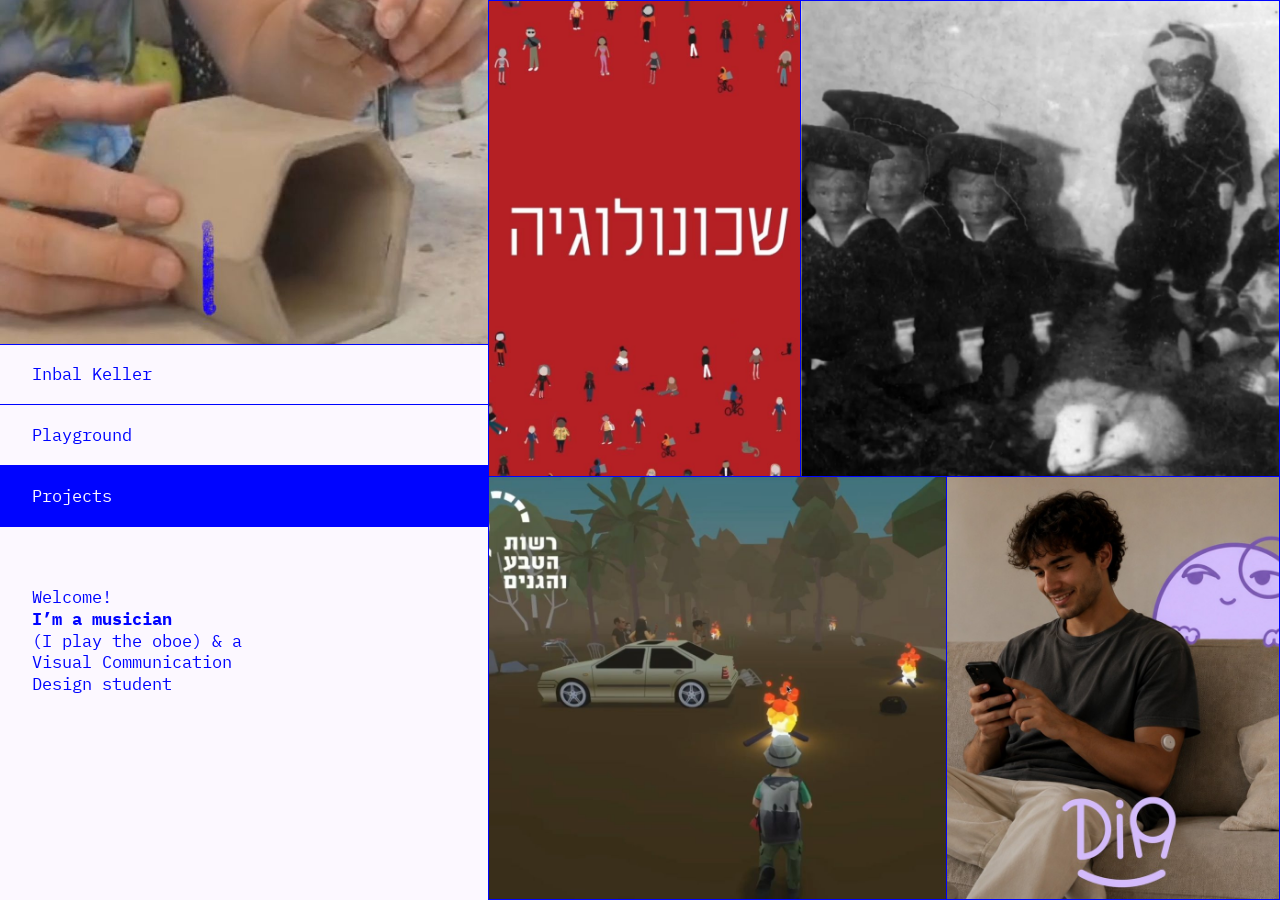
<file: index.html>
<!DOCTYPE html>
<html lang="en">
<head>
  <meta charset="UTF-8">
  <meta name="viewport" content="width=device-width, initial-scale=1.0, viewport-fit=cover">
  <title>Inbal Keller, Visual Communication Designer</title>
  <link rel="canonical" href="https://inbalkeller.com/">
  <meta property="og:type" content="website">
  <meta property="og:title" content="Inbal Keller, Visual Communication Designer">
  <meta property="og:url" content="https://inbalkeller.com/">
  <meta property="og:image" content="https://inbalkeller.com/images/share.jpg">
  <meta property="og:image:width" content="1200">
  <meta property="og:image:height" content="630">
  <meta property="og:image:alt" content="Inbal Keller portfolio home page">
  <meta name="twitter:card" content="summary_large_image">
  <meta name="twitter:title" content="Inbal Keller, Visual Communication Designer">
  <meta name="twitter:image" content="https://inbalkeller.com/images/share.jpg">
  <meta name="twitter:image:alt" content="Inbal Keller portfolio home page">
  <link rel="preload" href="fonts/ibm-plex-mono-latin-400-normal.woff2" as="font" type="font/woff2" crossorigin>
  <link rel="stylesheet" href="style.css?v=76">
  <script>
    /* a page that animated its own nav before leaving asks the next page to appear without a second transition */
    window.addEventListener('pagereveal', function (e) {
      try { if (sessionStorage.getItem('vtSkip')) { sessionStorage.removeItem('vtSkip'); if (e.viewTransition) e.viewTransition.skipTransition(); } } catch (x) {}
    });
  </script>
  <!-- Magnetic intro: only on the first visit in this browser session -->
  <script>
    try { if (!sessionStorage.getItem('introSeen') && !matchMedia('(prefers-reduced-motion: reduce)').matches) { document.documentElement.classList.add('intro'); sessionStorage.setItem('introSeen','1'); } } catch (e) {}
  </script>
</head>
<body>

  <!-- ============ MOBILE BAR + HAMBURGER (mobile only) ============ -->
  <header class="mobile-bar">
    <a class="mobile-bar__name" href="about.html">Inbal Keller</a>
    <button class="menu-toggle" id="menuToggle" type="button"
            aria-label="Open menu" aria-expanded="false" aria-controls="mobileMenu">
      <span class="menu-toggle__line"></span>
      <span class="menu-toggle__line"></span>
      <span class="menu-toggle__line"></span>
    </button>
  </header>

  <nav class="mobile-menu" id="mobileMenu" aria-label="Main menu">
    <a class="nav-box" href="about.html">About</a>
    <a class="nav-box" href="playground.html">Playground</a>
    <span class="nav-box nav-box--active">Projects</span>
    <a class="nav-item" href="kabai.html">Kabai Hamangalim – Unity Gameplay</a>
    <a class="nav-item" href="neighborhology.html">Neighborhology – Illustrated Infographics</a>
    <a class="nav-item" href="dia.html">Dia – UX|UI Diabetes Control Dashboard</a>
    <a class="nav-item" href="missp.html">Miss P. Home for Peculiar – Title Sequence</a>
  </nav>

  <!-- ============ HOME (Figma: "home" / "home open bar") ============ -->
  <main class="home">

    <!-- Left column -->
    <aside class="side">
      <!-- video is zoomed/cropped to match the Figma frame -->
      <div class="side__video crop crop--bottom" style="--w:100%; background-image:url(images/pottery-poster.jpg)">
        <video src="web-videos/pottery.mp4" autoplay muted loop playsinline></video>
      </div>

      <nav class="side__nav" aria-label="Main menu">
        <a class="nav-box nav-box--first" href="about.html">Inbal Keller</a>
        <a class="nav-box" href="playground.html">Playground</a>
        <button class="nav-box nav-box--active" id="projectsToggle" type="button"
                aria-expanded="false" aria-controls="projectList">Projects</button>
      </nav>

      <div class="side__slot">

        <ul class="project-list" id="projectList">
          <li><a class="nav-item" href="kabai.html">Kabai Hamangalim – Unity Gameplay</a></li>
          <li><a class="nav-item" href="neighborhology.html">Neighborhology – Illustrated Infographics</a></li>
          <li><a class="nav-item" href="dia.html">Dia – UX|UI Diabetes Control Dashboard</a></li>
          <li><a class="nav-item" href="missp.html">Miss P. Home for Peculiar – Title Sequence</a></li>
        </ul>
        <p class="welcome" id="welcome">
          Welcome! <br>
          <strong>I’m a musician</strong> <br>
          (I play the oboe) &amp; a <br>
          Visual Communication <br>
          Design student
        </p>
      </div>
    </aside>

    <!-- Project tiles -->
    <section class="tiles" aria-label="Projects">
      <div class="tiles__row tiles__row--top">
        <a class="tile tile--neighborhology" href="neighborhology.html" aria-label="Neighborhology">
          <img src="images/neighborhology-home.jpg" alt="Neighborhology red cover with illustrated people" width="874" height="1038">
          <span class="tile__label">Illustrated Infographics</span>
        </a>
        <a class="tile tile--missp" href="missp.html" aria-label="Miss P. Home for Peculiar">
          <video src="web-videos/home-25.mp4" poster="images/missp-thumb.jpg" autoplay muted loop playsinline></video>
          <span class="tile__label">Title Sequence</span>
        </a>
      </div>
      <div class="tiles__row tiles__row--bottom">
        <a class="tile tile--kabai crop" href="kabai.html" aria-label="Kabai Hamangalim" style="--w:136.7%; --fx:-42.1%; --fy:-43.8%; background-image:url(images/kabai-thumb.jpg)">
          <video src="web-videos/home-24.mp4" autoplay muted loop playsinline></video>
          <span class="tile__label">Unity Gameplay</span>
        </a>
        <a class="tile tile--dia" href="dia.html">
          <img src="images/dia-home.jpg" alt="Dia – UX|UI Diabetes Control Dashboard" width="934" height="922">
          <span class="tile__label">UX|UI<br>Diabetes Control Dashboard</span>
        </a>
      </div>
    </section>

  </main>

  <script src="script.js?v=30"></script>
</body>
</html>
</file>
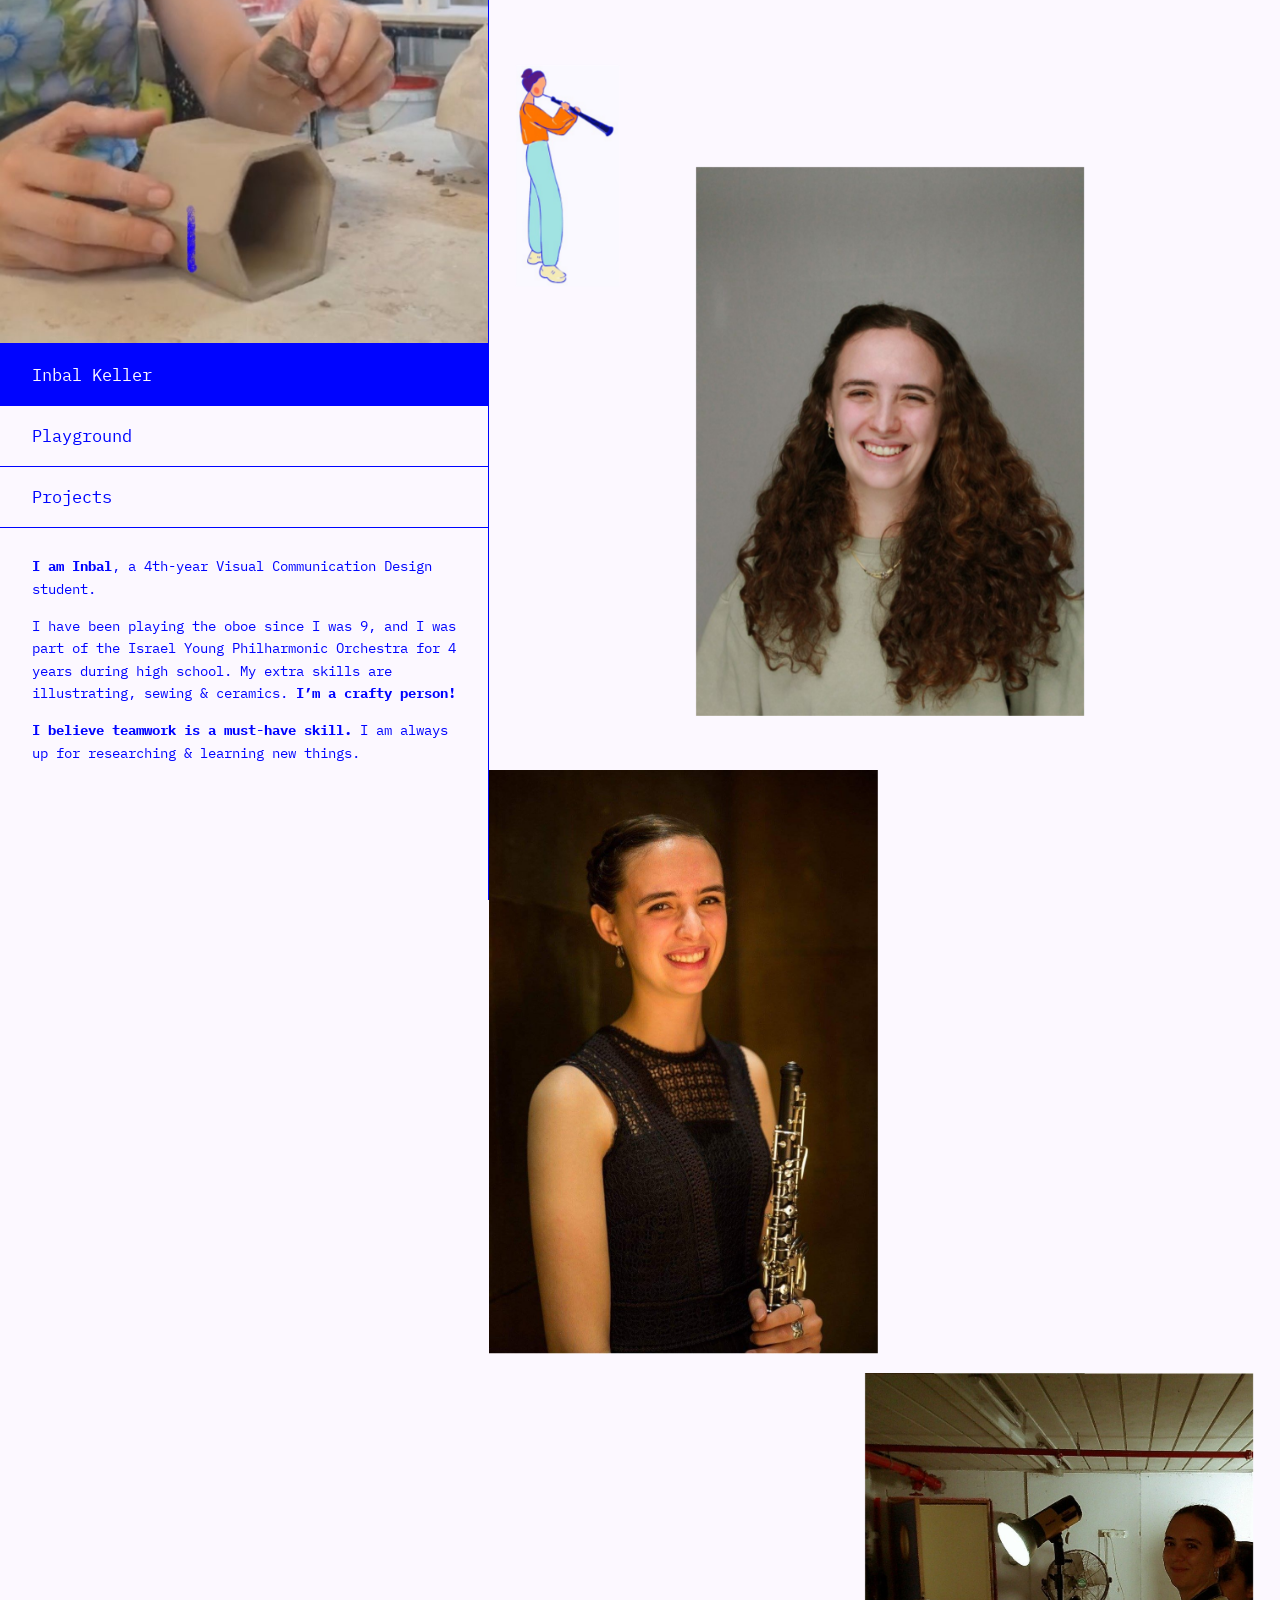
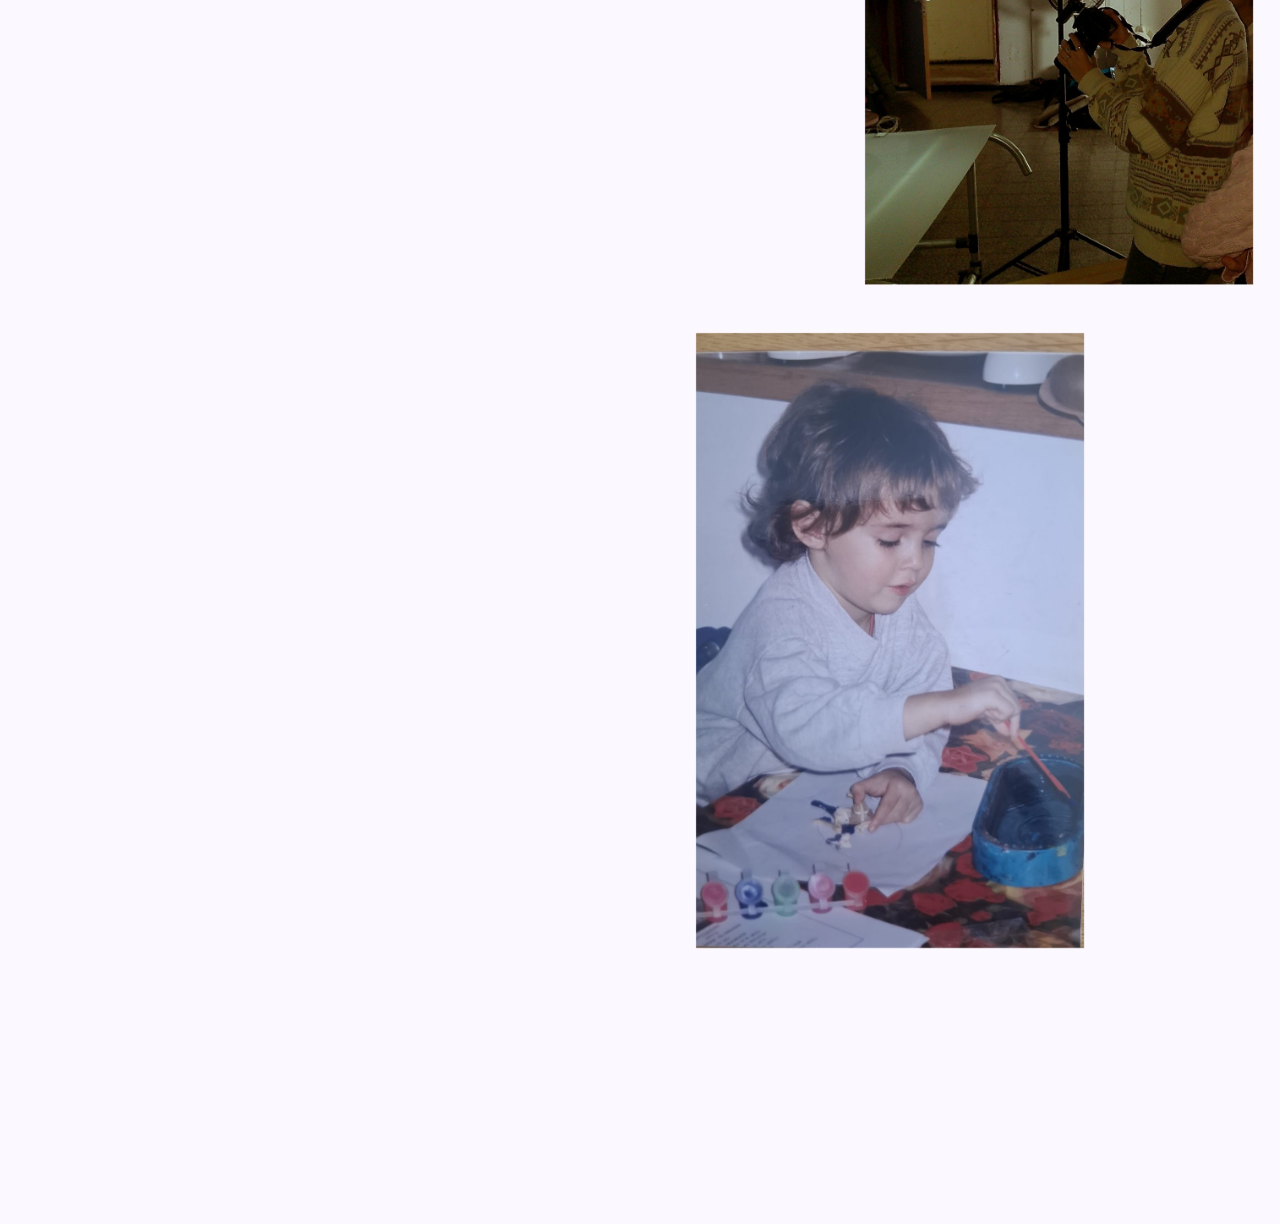
<file: about.html>
<!DOCTYPE html>
<html lang="en">
<head>
  <meta charset="UTF-8">
  <meta name="viewport" content="width=device-width, initial-scale=1.0">
  <title>Inbal Keller | About</title>
  <link rel="canonical" href="https://inbalkeller.com/about.html">
  <meta property="og:type" content="website">
  <meta property="og:title" content="Inbal Keller, Visual Communication Designer">
  <meta property="og:url" content="https://inbalkeller.com/about.html">
  <meta property="og:image" content="https://inbalkeller.com/images/share.jpg">
  <meta property="og:image:width" content="1200">
  <meta property="og:image:height" content="630">
  <meta property="og:image:alt" content="Inbal Keller portfolio home page">
  <meta name="twitter:card" content="summary_large_image">
  <meta name="twitter:title" content="Inbal Keller, Visual Communication Designer">
  <meta name="twitter:image" content="https://inbalkeller.com/images/share.jpg">
  <meta name="twitter:image:alt" content="Inbal Keller portfolio home page">
  <link rel="preload" href="fonts/ibm-plex-mono-latin-400-normal.woff2" as="font" type="font/woff2" crossorigin>
  <link rel="stylesheet" href="style.css?v=76">
  <script>
    /* a page that animated its own nav before leaving asks the next page to appear without a second transition */
    window.addEventListener('pagereveal', function (e) {
      try { if (sessionStorage.getItem('vtSkip')) { sessionStorage.removeItem('vtSkip'); if (e.viewTransition) e.viewTransition.skipTransition(); } } catch (x) {}
    });
  </script>
</head>
<body class="theme-about">
  <!-- Mobile: bar + hamburger (replaces the side nav under 900px) -->
  <header class="mobile-bar">
    <a class="mobile-bar__name" href="index.html">Inbal Keller</a>
    <button class="menu-toggle" id="menuToggle" type="button" aria-label="Open menu" aria-expanded="false" aria-controls="mobileMenu">
      <span class="menu-toggle__line"></span><span class="menu-toggle__line"></span><span class="menu-toggle__line"></span>
    </button>
  </header>
  <nav class="mobile-menu" id="mobileMenu" aria-label="Main menu">
    <a class="nav-box" href="about.html" aria-current="page">About</a>
    <a class="nav-box" href="playground.html">Playground</a>
    <a class="nav-box nav-box--active" href="index.html">Projects</a>
    <a class="nav-item" href="kabai.html">Kabai Hamangalim – Unity Gameplay</a>
    <a class="nav-item" href="neighborhology.html">Neighborhology – Illustrated Infographics</a>
    <a class="nav-item" href="dia.html">Dia – UX|UI Diabetes Control Dashboard</a>
    <a class="nav-item" href="missp.html">Miss P. Home for Peculiar – Title Sequence</a>
  </nav>

<div class="layout">
  <aside class="sidebar">
    <div class="pg-side__video crop crop--bottom" style="--w:100%; background-image:url(images/playground-pottery-poster.jpg)">
      <video src="web-videos/pottery.mp4" autoplay muted loop playsinline></video>
    </div>
    <nav class="snav" aria-label="Main menu">
      <span class="snav__current" aria-current="page">Inbal Keller</span>
      <a class="snav__row" href="playground.html">Playground</a>
      <a class="snav__row" href="index.html">Projects</a>
    </nav>
    <div class="about-text">
      <p><b>I am Inbal</b>, a 4th-year Visual Communication <br>Design student.</p>
      <p>I have been playing the oboe since I was 9, and I <br>was part of the Israel Young Philharmonic <br>Orchestra for 4 years during high school. My <br>extra skills are illustrating, sewing &amp; <br>ceramics. <b>I’m a crafty person!</b></p>
      <p><b>I believe teamwork is a must-have skill.</b> <br>I am always up for researching &amp; learning new <br>things.</p>
    </div>
  </aside>

  <main class="content about">
    <img class="about-girl" src="images/about-oboe-girl.jpg" alt="Illustration of Inbal playing the oboe" width="260" height="560">
    <!-- Photos scroll up and stick near the top, stacking (Figma prototype) -->
    <div class="ph" style="--top:197; --left:244; --w:459; --mtop:40; --mleft:118"><img src="images/about-portrait.jpg" alt="Portrait of Inbal Keller" width="918" height="1297"></div>
    <div class="ph" style="--top:910; --left:0; --w:459; --mtop:443; --mleft:16"><img src="images/about-oboe-photo.jpg" alt="Inbal with her oboe" width="918" height="1380" loading="lazy"></div>
    <div class="ph" style="--top:1622; --left:444; --w:459; --mtop:869; --mleft:118"><img src="images/about-studio.jpg" alt="Inbal photographing in the studio" width="918" height="1210" loading="lazy"></div>
    <div class="ph" style="--top:2283; --left:244; --w:459; --mtop:1248; --mleft:66"><img src="images/about-child-full.jpg" alt="Inbal as a child" width="918" height="1454" loading="lazy"></div>
  </main>
</div>

<script src="script.js?v=30"></script>
</body>
</html>
</file>
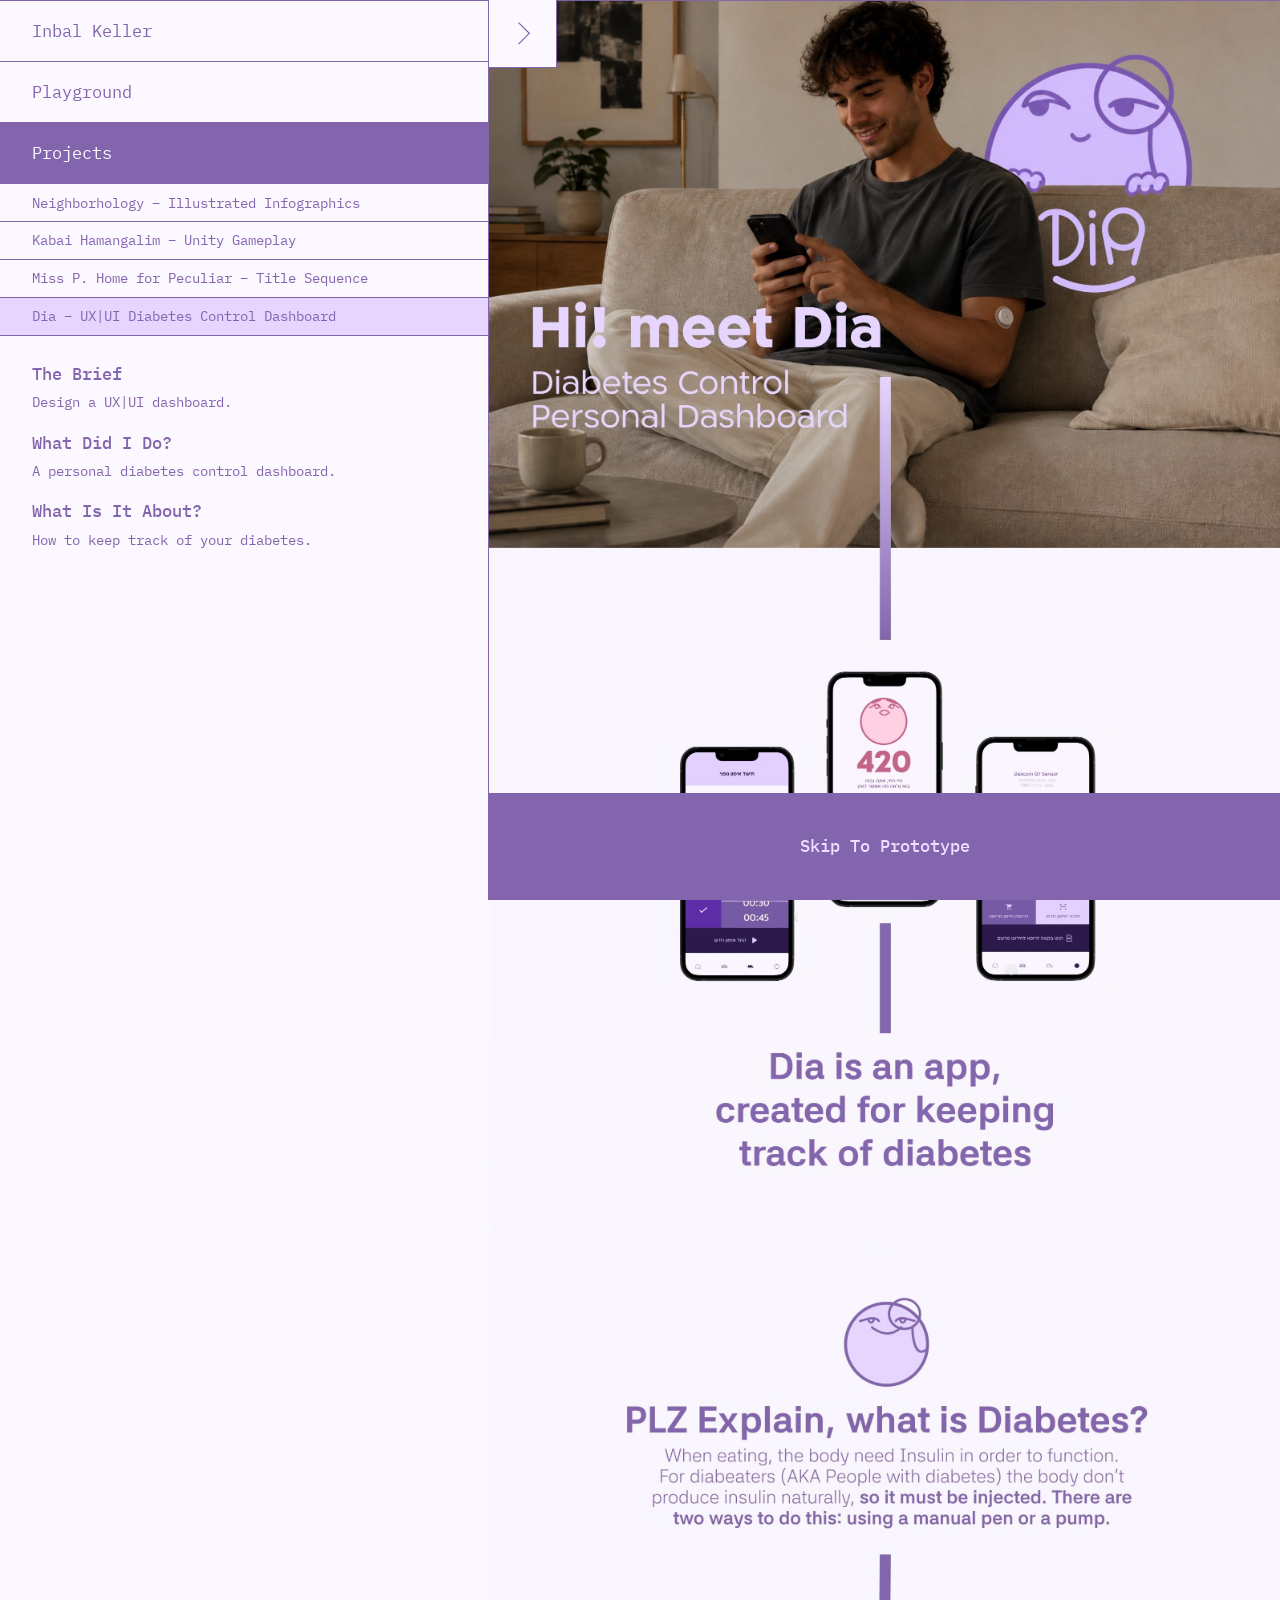
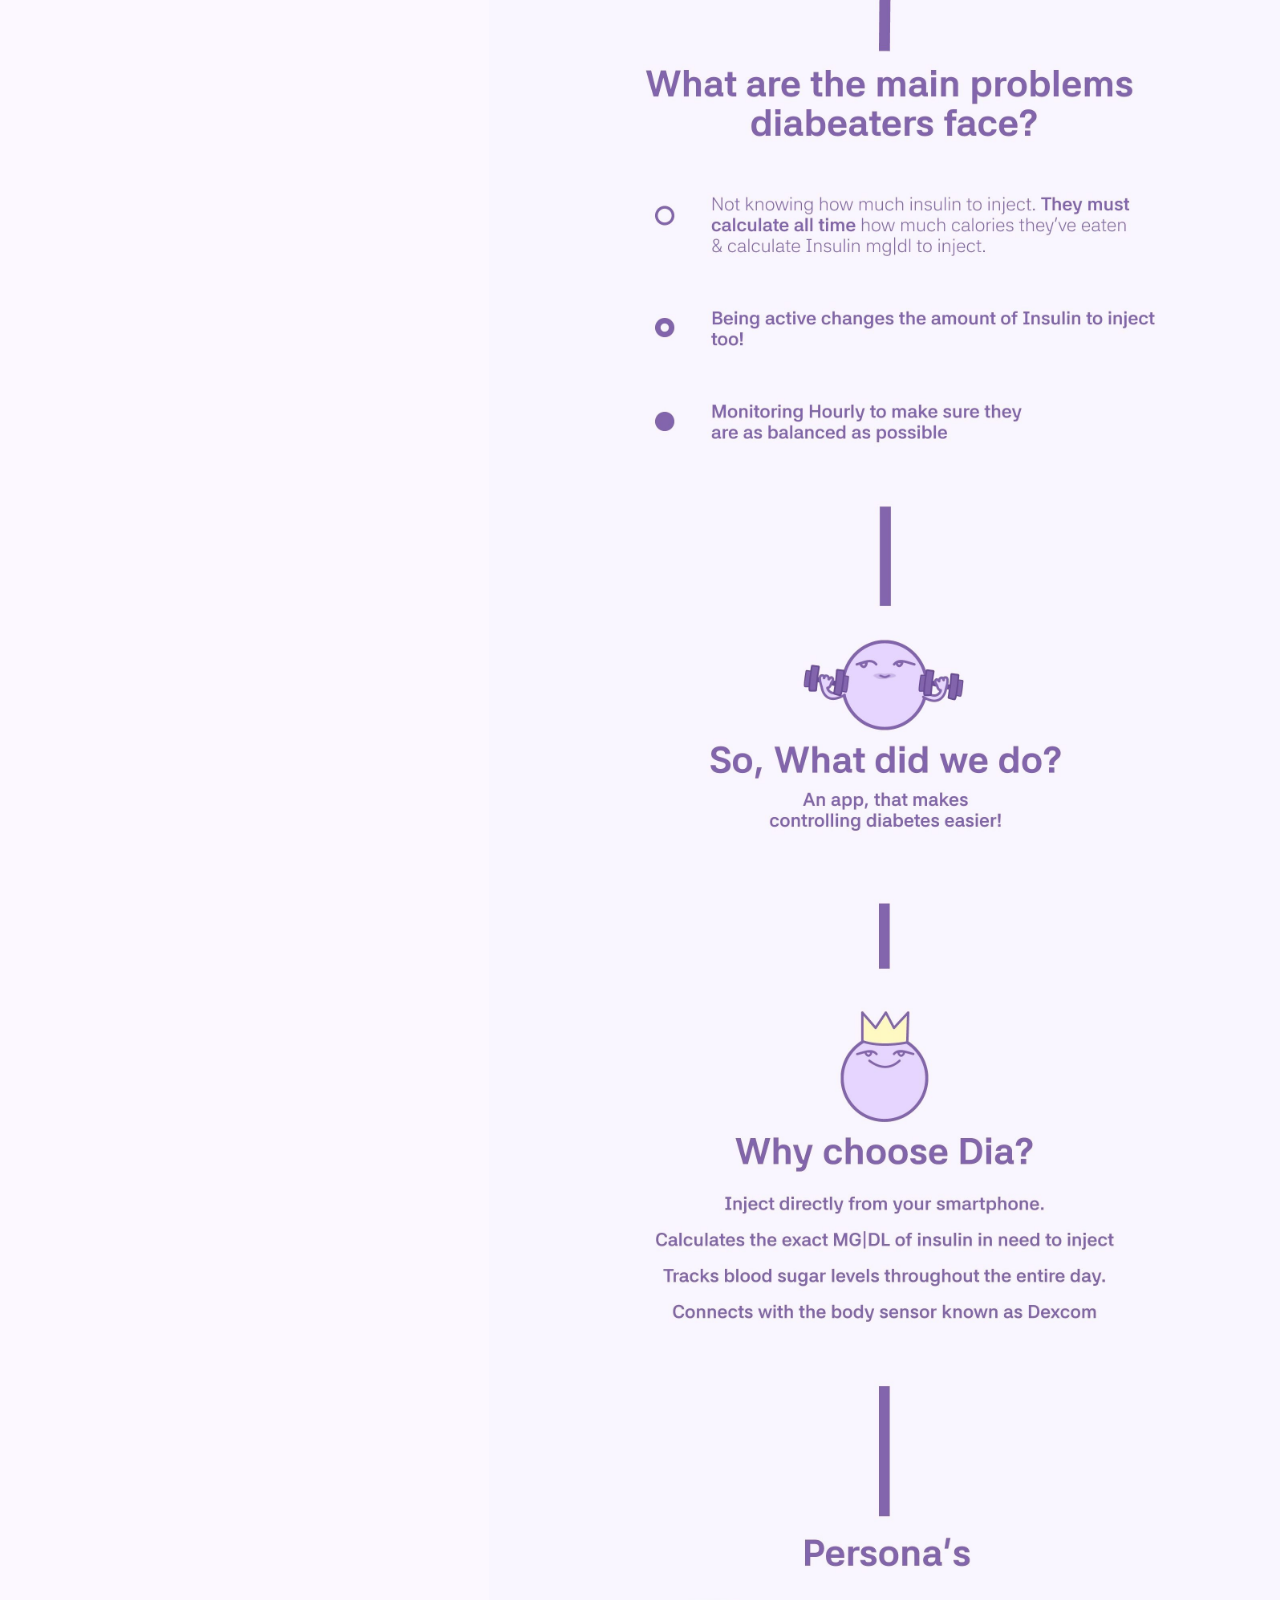
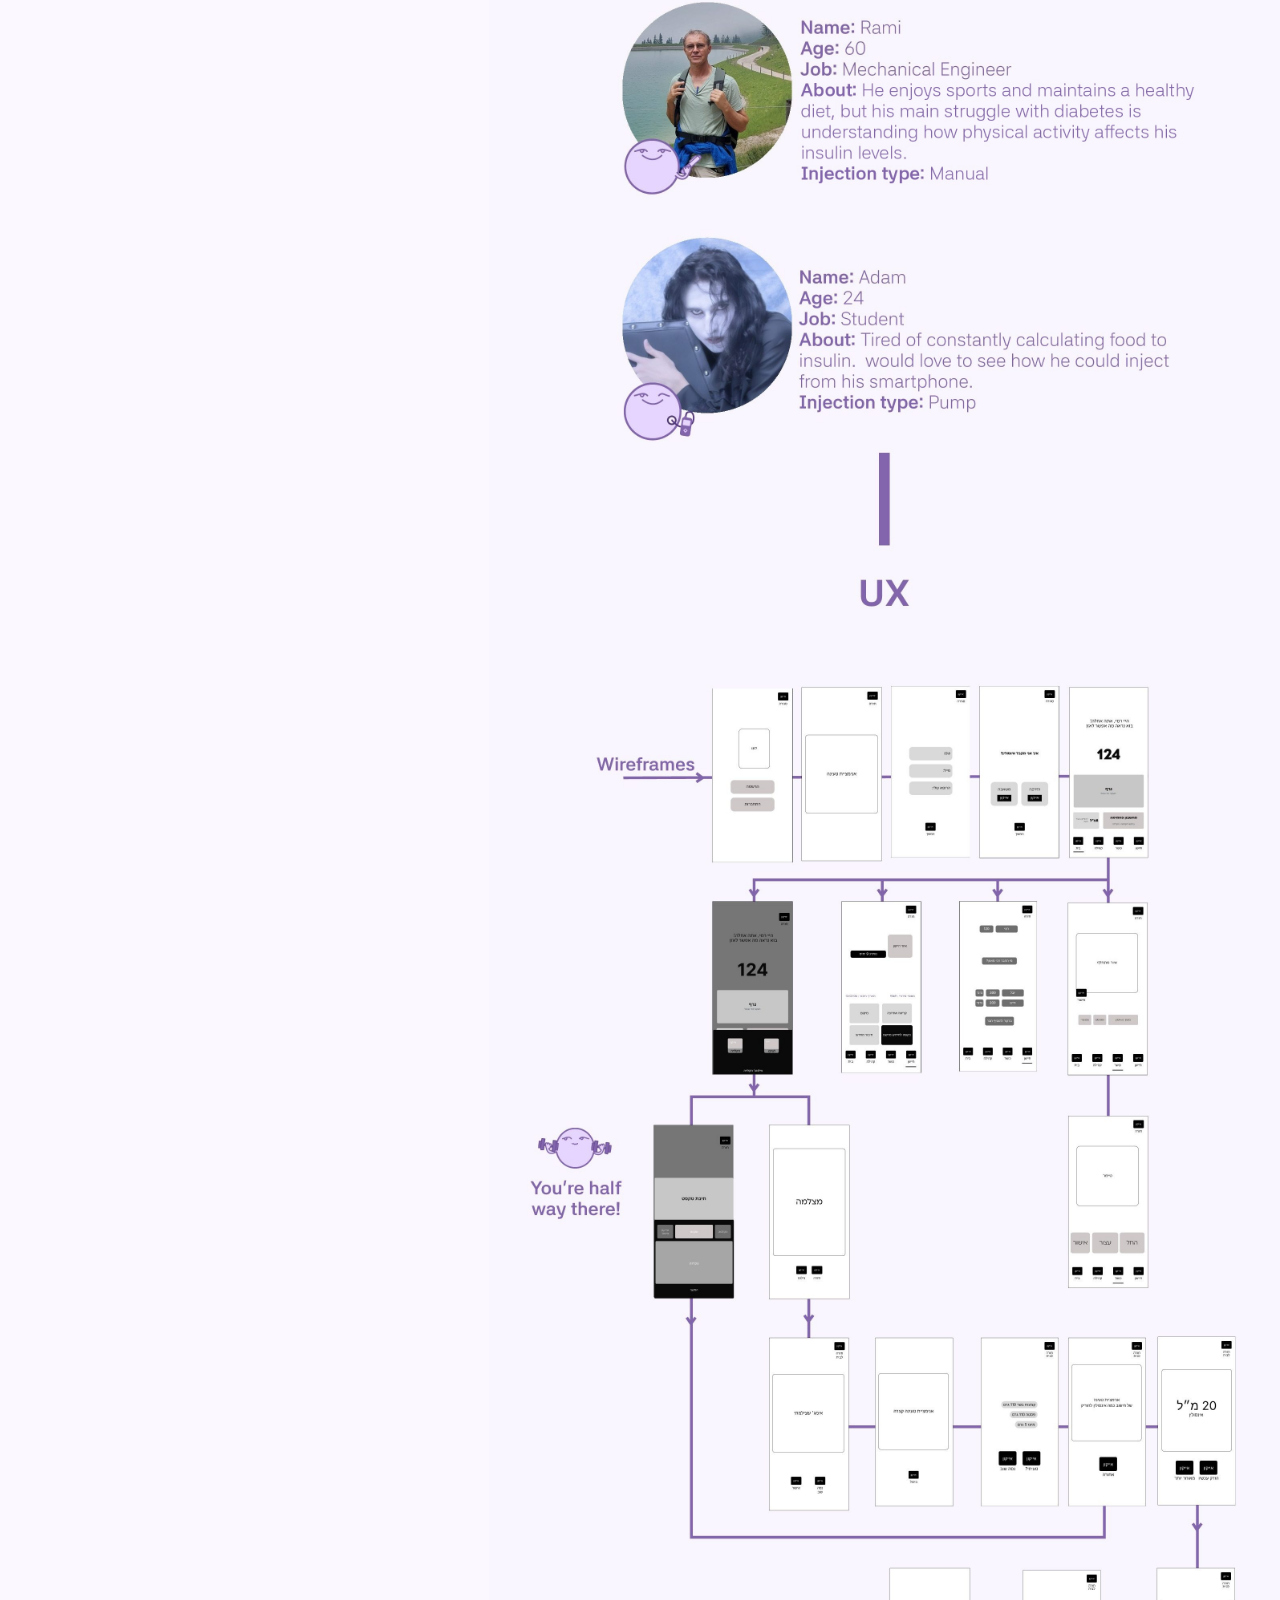
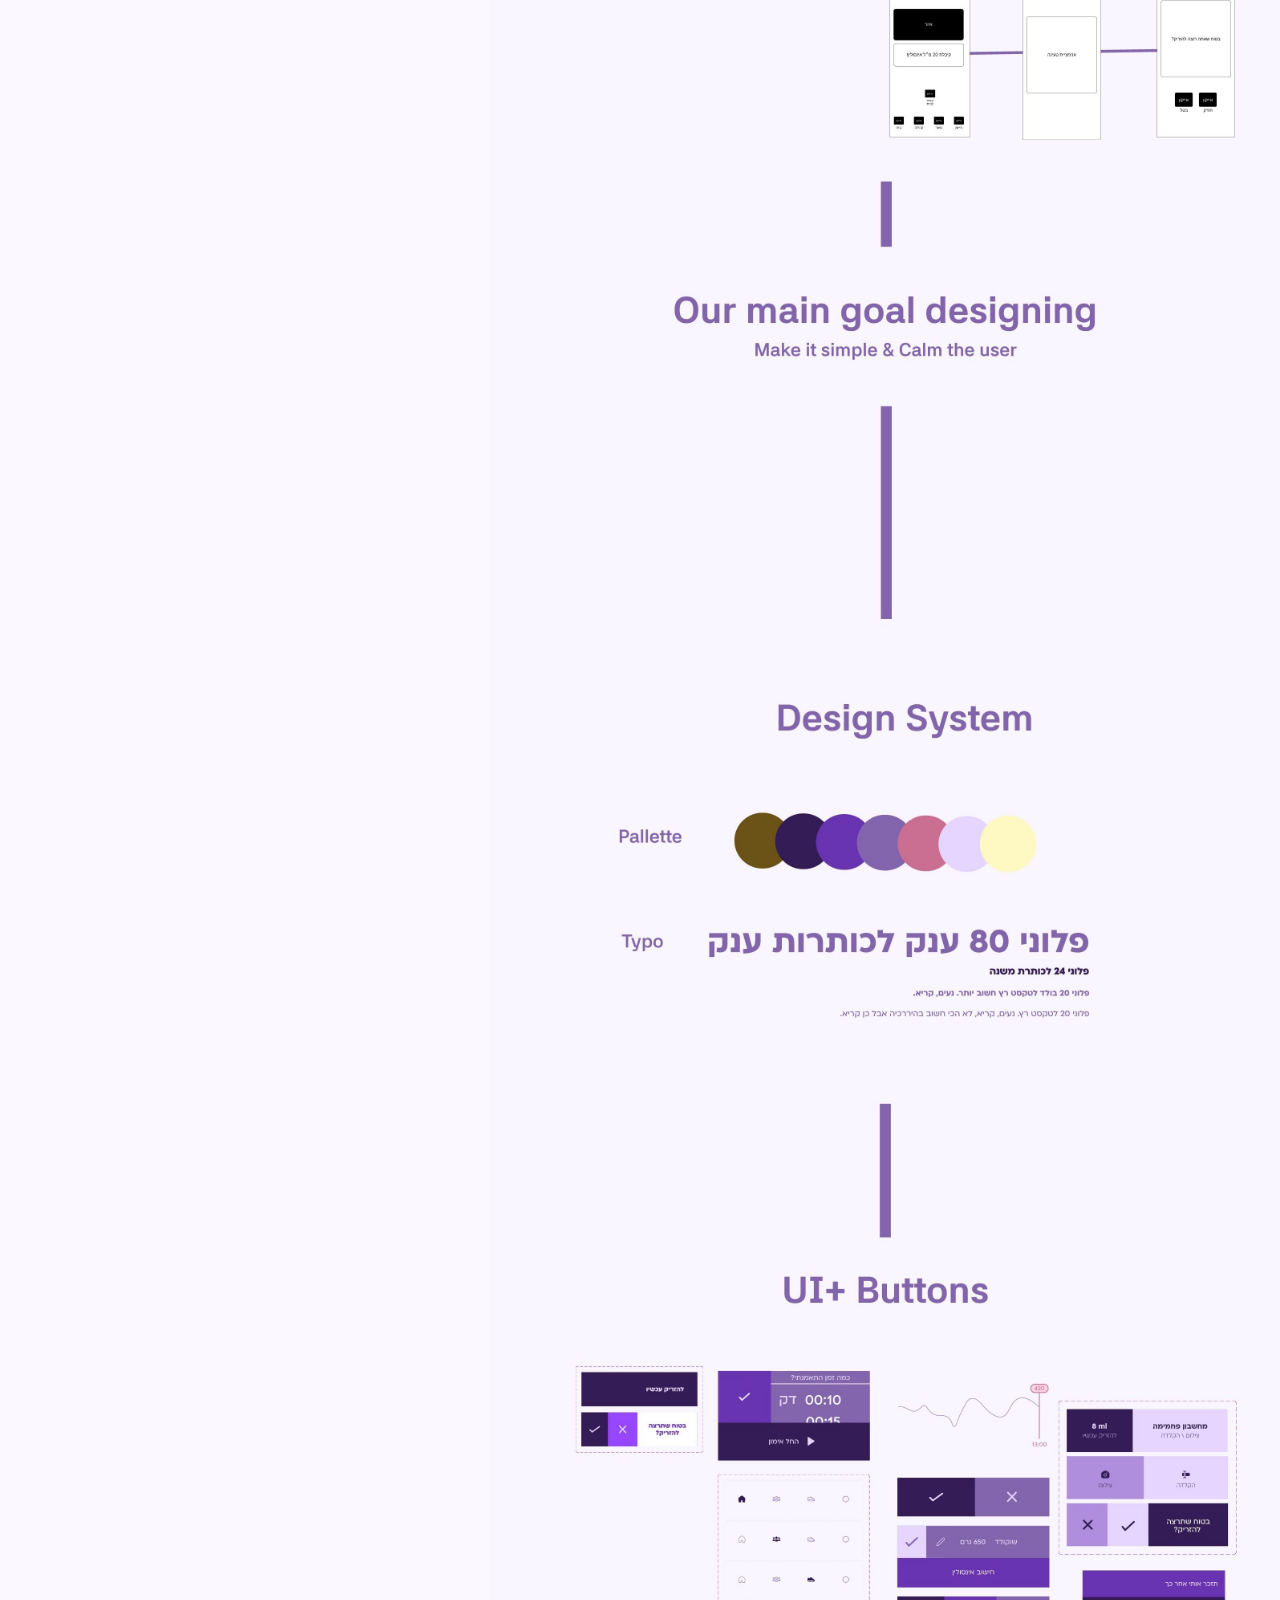
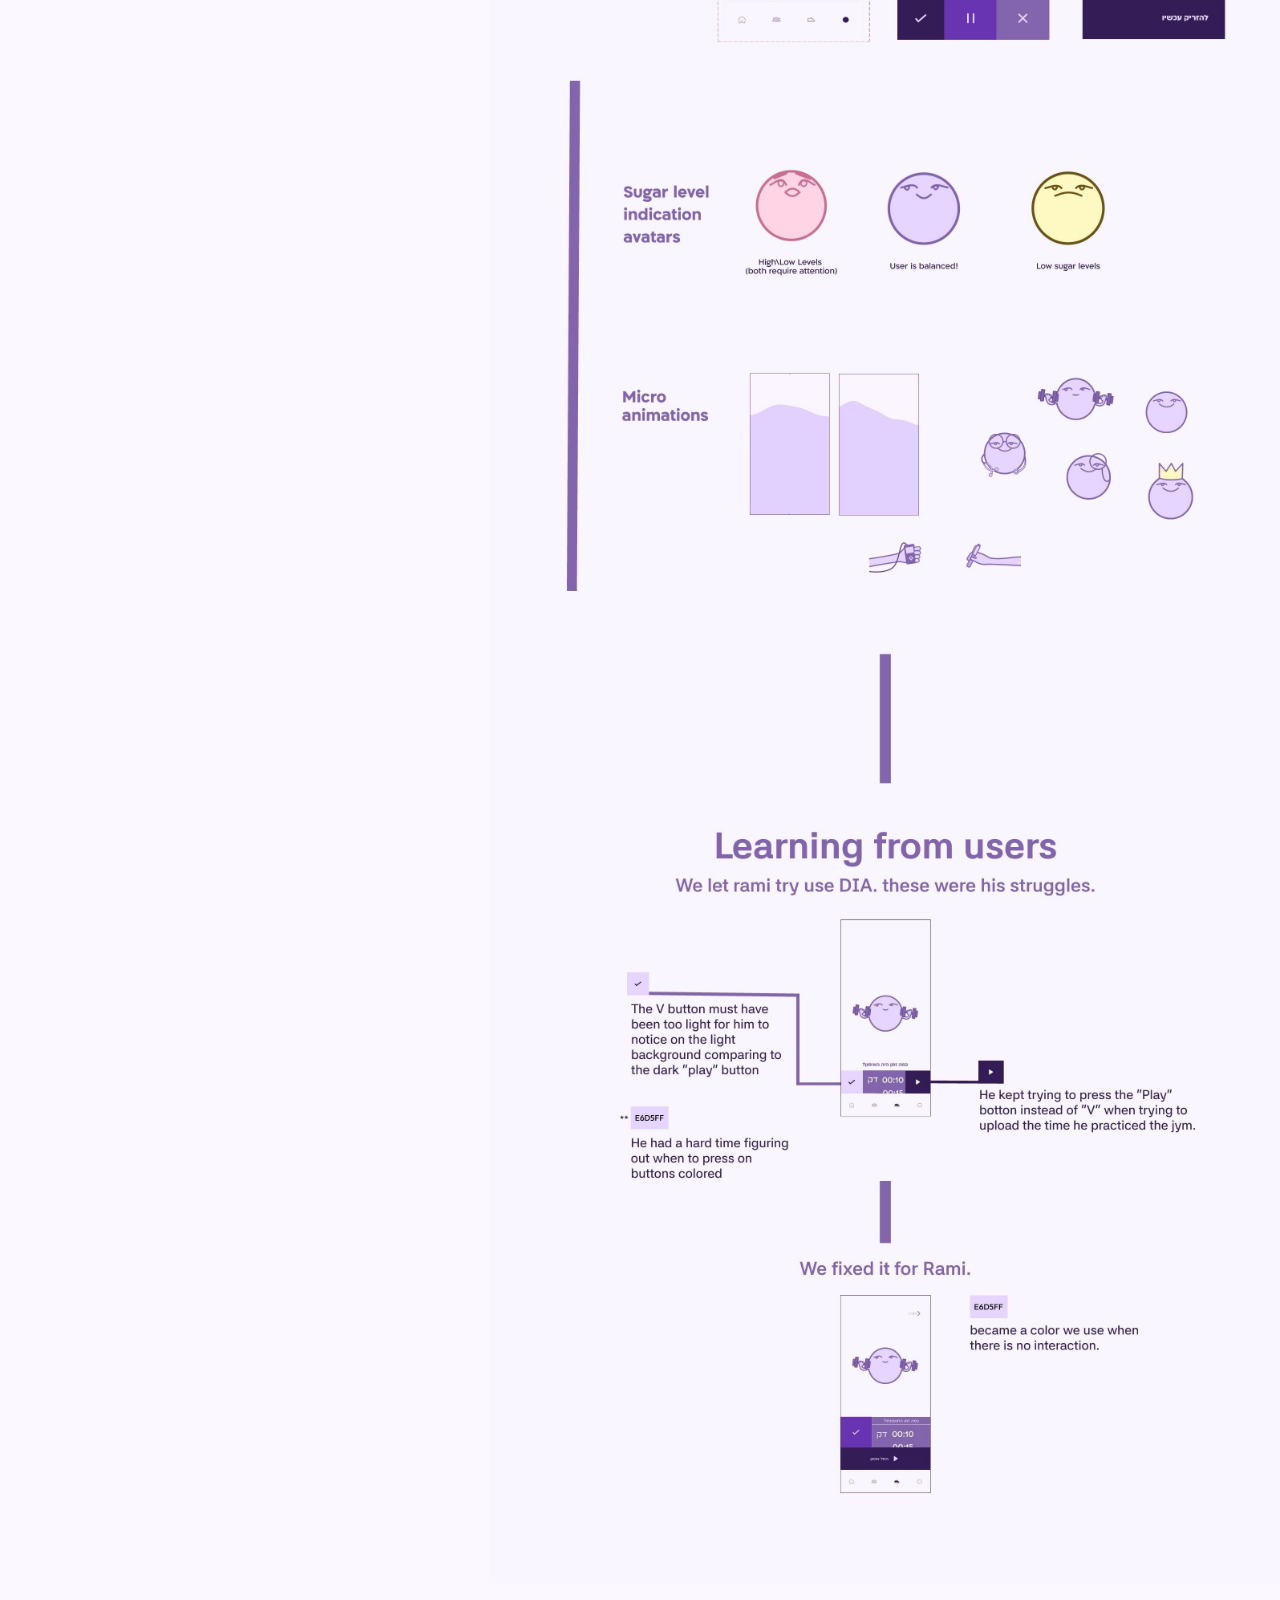
<file: dia.html>
<!DOCTYPE html>
<html lang="en">
<head>
  <meta charset="UTF-8">
  <meta name="viewport" content="width=device-width, initial-scale=1.0">
  <title>Dia – UX|UI Diabetes Control Dashboard | Inbal Keller</title>
  <link rel="canonical" href="https://inbalkeller.com/dia.html">
  <meta property="og:type" content="website">
  <meta property="og:title" content="Inbal Keller, Visual Communication Designer">
  <meta property="og:url" content="https://inbalkeller.com/dia.html">
  <meta property="og:image" content="https://inbalkeller.com/images/share.jpg">
  <meta property="og:image:width" content="1200">
  <meta property="og:image:height" content="630">
  <meta property="og:image:alt" content="Inbal Keller portfolio home page">
  <meta name="twitter:card" content="summary_large_image">
  <meta name="twitter:title" content="Inbal Keller, Visual Communication Designer">
  <meta name="twitter:image" content="https://inbalkeller.com/images/share.jpg">
  <meta name="twitter:image:alt" content="Inbal Keller portfolio home page">
  <link rel="preload" href="fonts/ibm-plex-mono-latin-400-normal.woff2" as="font" type="font/woff2" crossorigin>
  <link rel="stylesheet" href="style.css?v=76">
  <script>
    /* a page that animated its own nav before leaving asks the next page to appear without a second transition */
    window.addEventListener('pagereveal', function (e) {
      try { if (sessionStorage.getItem('vtSkip')) { sessionStorage.removeItem('vtSkip'); if (e.viewTransition) e.viewTransition.skipTransition(); } } catch (x) {}
    });
  </script>
</head>
<body class="theme-dia">
  <!-- Mobile: bar + hamburger (replaces the side nav under 900px) -->
  <header class="mobile-bar">
    <a class="mobile-bar__name" href="index.html">Inbal Keller</a>
    <button class="menu-toggle" id="menuToggle" type="button" aria-label="Open menu" aria-expanded="false" aria-controls="mobileMenu">
      <span class="menu-toggle__line"></span><span class="menu-toggle__line"></span><span class="menu-toggle__line"></span>
    </button>
  </header>
  <nav class="mobile-menu" id="mobileMenu" aria-label="Main menu">
    <a class="nav-box" href="about.html">About</a>
    <a class="nav-box" href="playground.html">Playground</a>
    <a class="nav-box nav-box--active" href="index.html">Projects</a>
    <a class="nav-item" href="kabai.html">Kabai Hamangalim – Unity Gameplay</a>
    <a class="nav-item" href="neighborhology.html">Neighborhology – Illustrated Infographics</a>
    <a class="nav-item" href="dia.html" aria-current="page">Dia – UX|UI Diabetes Control Dashboard</a>
    <a class="nav-item" href="missp.html">Miss P. Home for Peculiar – Title Sequence</a>
  </nav>

<div class="layout">
  <aside class="sidebar">
    <nav class="snav" aria-label="Main menu">
      <a class="snav__name" href="about.html">Inbal Keller</a>
      <a class="snav__play" href="playground.html">Playground</a>
      <a class="snav__group" href="index.html">Projects</a>
      <a class="snav__item" href="neighborhology.html">Neighborhology – Illustrated Infographics</a>
      <a class="snav__item" href="kabai.html">Kabai Hamangalim – Unity Gameplay</a>
      <a class="snav__item" href="missp.html">Miss P. Home for Peculiar – Title Sequence</a>
      <a class="snav__item" href="dia.html" aria-current="page">Dia – UX|UI Diabetes Control Dashboard</a>
    </nav>
    <div class="desc" style="--pt: 40">
      <h2>The Brief</h2>
      <p>Design a UX|UI dashboard.</p>
      <h2>What Did I Do?</h2>
      <p class="tight">A personal diabetes control dashboard.</p>
      <h2>What Is It About?</h2>
      <p>How to keep track of your diabetes.</p>
    </div>
  </aside>
  <button class="nav-close" type="button" aria-expanded="true" aria-label="Close the menu"><svg viewBox="0 0 40 40" aria-hidden="true"><path d="M15 6l14 14-14 14" fill="none" stroke="currentColor" stroke-width="1.6"/></svg></button>

  <main class="content">
    <div class="dia-desk">
    <div class="dia-anim">
    <img class="block-img" src="images/dia-1.jpg" alt="Hi! Meet Dia, a personal diabetes control dashboard. Dia is an app, created for keeping track of diabetes. PLZ explain: what is diabetes?" width="1972" height="3909" loading="lazy">
      <video class="dia-anim__v" style="left:23.090%; top:47.529%; width:17.033%; height:15.276%" data-src="web-videos/dia-app-workout.mp4" muted loop playsinline aria-label="Dia app screen recording"></video>
      <video class="dia-anim__v" style="left:41.588%; top:42.578%; width:17.129%; height:15.362%" data-src="web-videos/dia-app-signup.mp4" muted loop playsinline aria-label="Dia app screen recording"></video>
      <video class="dia-anim__v" style="left:60.529%; top:46.912%; width:17.684%; height:15.860%" data-src="web-videos/dia-app-nudge.mp4" muted loop playsinline aria-label="Dia app screen recording"></video>
    </div>
    <img class="block-img" src="images/dia-2.jpg" alt="PLZ explain: what is diabetes? What are the main problems diabeaters face?" width="1972" height="2400" loading="lazy">
    <img class="block-img" src="images/dia-3.jpg?v=2" alt="So, what did we do? An app that makes controlling diabetes easier. Why choose Dia?" width="1972" height="2400" loading="lazy">
    <img class="block-img" src="images/dia-4.jpg" alt="Personas: Rami and Adam" width="1972" height="2400" loading="lazy">
    <img class="block-img" src="images/dia-5.jpg" alt="UX: wireframes and user flow" width="1972" height="2400" loading="lazy">
    <img class="block-img" src="images/dia-6.jpg" alt="Our main design goal: make it simple and calm the user. Design System: palette and typography" width="1972" height="2400" loading="lazy">
    <div class="dia-anim">
    <img class="block-img" src="images/dia-7.jpg" alt="UI and buttons, sugar level indication avatars, micro animations" width="1972" height="2400" loading="lazy">
      <video class="dia-anim__v" style="left:33.012%; top:40.667%; width:9.990%; height:14.667%" data-src="web-videos/dia-insulin-1.mp4" muted loop playsinline aria-label="Insulin loading animation"></video>
      <video class="dia-anim__v" style="left:44.270%; top:40.667%; width:9.990%; height:14.667%" data-src="web-videos/dia-insulin-2.mp4" muted loop playsinline aria-label="Insulin loading animation"></video>
    </div>
    <img class="block-img" src="images/dia-8.jpg" alt="Learning from users: we let Rami try Dia, and these were his struggles. We fixed it for Rami." width="1972" height="1590" loading="lazy">
    </div>
    <div class="dia-mob">
      <img class="block-img" src="images/dmx/dia-m01.jpg" alt="Hi! Meet Dia, a personal diabetes control dashboard. Dia is an app, created for keeping track of diabetes. PLZ explain: what is diabetes?" width="1972" height="1634" loading="lazy">
      <div class="dia-anim">
        <img class="block-img" src="images/dmx/dia-m02.jpg" alt="" width="1380" height="965" loading="lazy">
        <video class="dia-anim__v" style="left:11.543%; top:23.212%; width:24.341%; height:61.876%" data-src="web-videos/dia-app-workout.mp4" muted loop playsinline aria-label="Dia app screen recording"></video>
        <video class="dia-anim__v" style="left:37.978%; top:3.150%; width:24.478%; height:62.228%" data-src="web-videos/dia-app-signup.mp4" muted loop playsinline aria-label="Dia app screen recording"></video>
        <video class="dia-anim__v" style="left:65.043%; top:20.705%; width:25.268%; height:64.249%" data-src="web-videos/dia-app-nudge.mp4" muted loop playsinline aria-label="Dia app screen recording"></video>
      </div>
      <h2 class="dm-h">Dia is an app,<br>created for keeping track of diabetes</h2>
      <img class="block-img" src="images/dmx/dia-m03.jpg" alt="" width="1380" height="410" loading="lazy">
      <h2 class="dm-h">PLZ Explain, what is Diabetes?</h2>
      <p class="dm-p">When eating, the body need Insulin in order to function.<br>For diabeaters (AKA People with diabetes) the body don't produce insulin naturally, <b>so it must be injected. There are two ways to do this: using a manual pen or a pump.</b></p>
      <img class="block-img" src="images/dmx/dia-m04.jpg" alt="" width="1380" height="297" loading="lazy">
      <h2 class="dm-h">What are the main problems diabeaters face?</h2>
      <ul class="dm-bullets">
        <li><img class="dm-bullets__icon" src="images/dmx/dia-m05.png" alt="" width="56" height="56" loading="lazy"><span>Not knowing how much insulin to inject. <b>They must calculate all time </b>how much calories they’ve eaten &amp; calculate Insulin mg|dl to inject.</span></li>
        <li><img class="dm-bullets__icon" src="images/dmx/dia-m06.png" alt="" width="56" height="56" loading="lazy"><span><b>Being active changes the amount of Insulin to inject too!</b></span></li>
        <li><img class="dm-bullets__icon" src="images/dmx/dia-m07.png" alt="" width="56" height="56" loading="lazy"><span><b>Monitoring Hourly to make sure they are as balanced as possible</b></span></li>
      </ul>
      <img class="block-img" src="images/dmx/dia-m08.jpg" alt="" width="1380" height="657" loading="lazy">
      <h2 class="dm-h">So, What did we do?</h2>
      <p class="dm-p"><b>An app, that makes controlling diabetes easier!</b></p>
      <img class="block-img" src="images/dmx/dia-m09.jpg" alt="" width="1380" height="654" loading="lazy">
      <h2 class="dm-h">Why choose Dia?</h2>
      <p class="dm-p dm-p--list"><b>Inject directly from your smartphone.</b></p>
      <p class="dm-p dm-p--list"><b>Calculates the exact MG|DL of insulin in need to inject</b></p>
      <p class="dm-p dm-p--list"><b>Tracks blood sugar levels throughout the entire day.</b></p>
      <p class="dm-p dm-p--list"><b>Connects with the body sensor known as Dexcom</b></p>
      <img class="block-img" src="images/dmx/dia-m10.jpg" alt="" width="1380" height="432" loading="lazy">
      <h2 class="dm-h">Persona’s</h2>
      <div class="dm-persona">
        <img class="dm-persona__img" src="images/dmx/dia-m11.png" alt="Persona photo" width="439" height="495" loading="lazy">
        <p class="dm-p dm-persona__txt"><b>Name:</b> Rami<br><b>Age:</b> 60<br><b>Job:</b> Mechanical Engineer<br><b>About:</b> He enjoys sports and maintains a healthy diet, but his main struggle with diabetes is understanding how physical activity affects his insulin levels.<br><b>Injection type:</b> Manual</p>
      </div>
      <div class="dm-persona">
        <img class="dm-persona__img" src="images/dmx/dia-m12.png" alt="Persona photo" width="438" height="522" loading="lazy">
        <p class="dm-p dm-persona__txt"><b>Name:</b> Adam<br><b>Age:</b> 24<br><b>Job:</b> Student<br><b>About:</b> Tired of constantly calculating food to insulin.  would love to see how he could inject from his smartphone.<br><b>Injection type:</b> Pump</p>
      </div>
      <img class="block-img" src="images/dmx/dia-m13.jpg" alt="" width="1380" height="289" loading="lazy">
      <h2 class="dm-h">UX</h2>
      <img class="block-img" src="images/dmx/dia-m14.jpg" alt="" width="1972" height="3056" loading="lazy">
      <h2 class="dm-h">Our main goal designing</h2>
      <p class="dm-p"><b>Make it simple &amp; Calm the user</b></p>
      <img class="block-img" src="images/dmx/dia-m15.jpg" alt="" width="1380" height="694" loading="lazy">
      <h2 class="dm-h">Design System</h2>
      <img class="block-img" src="images/dmx/dia-m16.jpg" alt="" width="1380" height="1199" loading="lazy">
      <h2 class="dm-h">UI+ Buttons</h2>
      <div class="dia-anim">
        <img class="block-img" src="images/dmx/dia-m17.jpg" alt="" width="1774" height="2674" loading="lazy">
        <video class="dia-anim__v" style="left:31.116%; top:59.574%; width:11.105%; height:13.164%" data-src="web-videos/dia-insulin-1.mp4" muted loop playsinline aria-label="Insulin loading animation"></video>
        <video class="dia-anim__v" style="left:43.630%; top:59.574%; width:11.105%; height:13.164%" data-src="web-videos/dia-insulin-2.mp4" muted loop playsinline aria-label="Insulin loading animation"></video>
      </div>
      <h2 class="dm-h">Learning from users</h2>
      <p class="dm-p"><b>We let rami try use DIA. these were his struggles.</b></p>
      <img class="block-img" src="images/dmx/dia-m18.jpg" alt="" width="1578" height="859" loading="lazy">
      <p class="dm-p"><b>We fixed it for Rami.</b></p>
      <img class="block-img" src="images/dmx/dia-m19.jpg" alt="" width="1380" height="743" loading="lazy">
    </div>
    <a class="cta cta--sticky" href="https://www.figma.com/proto/93YAOm9JhSEP0Y9UNeOsVW/spare?node-id=1-1537&p=f&m=draw&scaling=min-zoom&content-scaling=fixed&starting-point-node-id=1%3A1544&page-id=0%3A1&t=neK9enmEMz6qvxAW-1" target="_blank" rel="noopener" style="--cta-fg: #F0DDFF; --cta-h: 134">Skip To Prototype</a>
  </main>
</div>

<script src="script.js?v=30"></script>
</body>
</html>
</file>
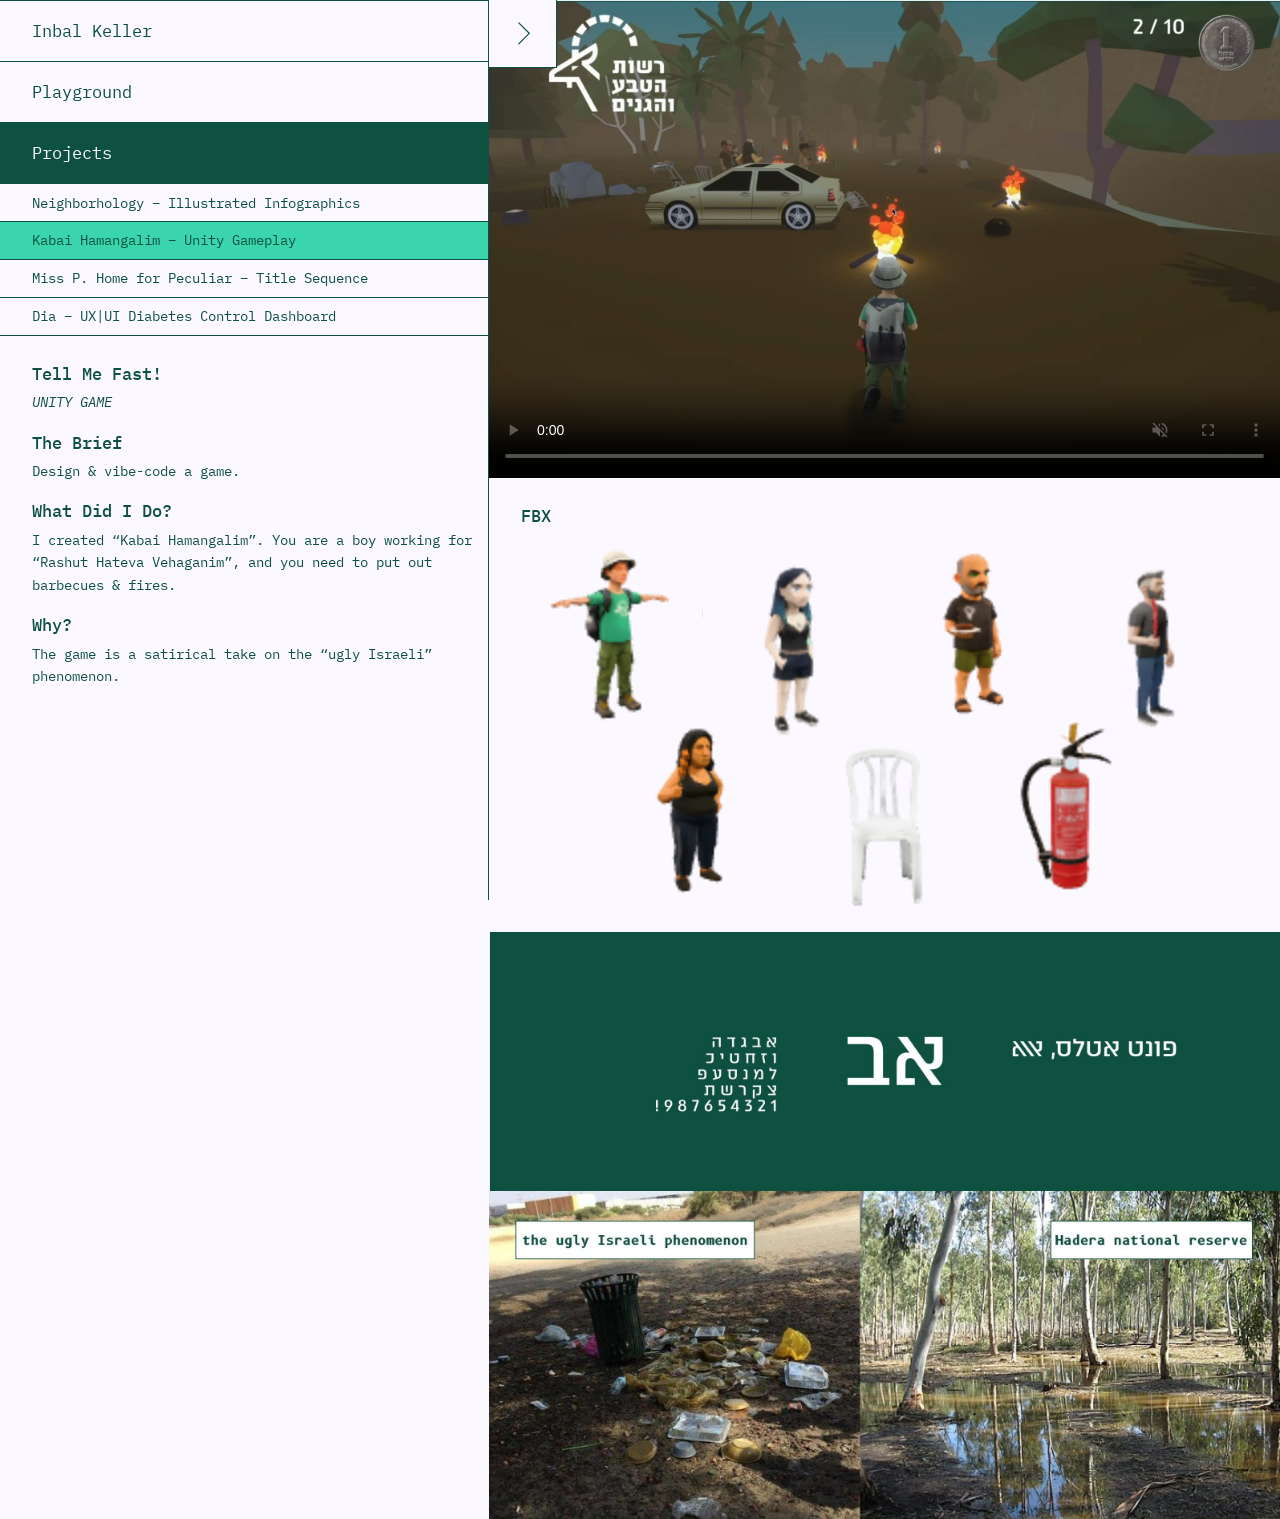
<file: kabai.html>
<!DOCTYPE html>
<html lang="en">
<head>
  <meta charset="UTF-8">
  <meta name="viewport" content="width=device-width, initial-scale=1.0">
  <title>Kabai Hamangalim | Inbal Keller</title>
  <link rel="canonical" href="https://inbalkeller.com/kabai.html">
  <meta property="og:type" content="website">
  <meta property="og:title" content="Inbal Keller, Visual Communication Designer">
  <meta property="og:url" content="https://inbalkeller.com/kabai.html">
  <meta property="og:image" content="https://inbalkeller.com/images/share.jpg">
  <meta property="og:image:width" content="1200">
  <meta property="og:image:height" content="630">
  <meta property="og:image:alt" content="Inbal Keller portfolio home page">
  <meta name="twitter:card" content="summary_large_image">
  <meta name="twitter:title" content="Inbal Keller, Visual Communication Designer">
  <meta name="twitter:image" content="https://inbalkeller.com/images/share.jpg">
  <meta name="twitter:image:alt" content="Inbal Keller portfolio home page">
  <link rel="preload" href="fonts/ibm-plex-mono-latin-400-normal.woff2" as="font" type="font/woff2" crossorigin>
  <link rel="stylesheet" href="style.css?v=76">
  <script>
    /* a page that animated its own nav before leaving asks the next page to appear without a second transition */
    window.addEventListener('pagereveal', function (e) {
      try { if (sessionStorage.getItem('vtSkip')) { sessionStorage.removeItem('vtSkip'); if (e.viewTransition) e.viewTransition.skipTransition(); } } catch (x) {}
    });
  </script>
</head>
<body class="theme-kabai">
  <!-- Mobile: bar + hamburger (replaces the side nav under 900px) -->
  <header class="mobile-bar">
    <a class="mobile-bar__name" href="index.html">Inbal Keller</a>
    <button class="menu-toggle" id="menuToggle" type="button" aria-label="Open menu" aria-expanded="false" aria-controls="mobileMenu">
      <span class="menu-toggle__line"></span><span class="menu-toggle__line"></span><span class="menu-toggle__line"></span>
    </button>
  </header>
  <nav class="mobile-menu" id="mobileMenu" aria-label="Main menu">
    <a class="nav-box" href="about.html">About</a>
    <a class="nav-box" href="playground.html">Playground</a>
    <a class="nav-box nav-box--active" href="index.html">Projects</a>
    <a class="nav-item" href="kabai.html" aria-current="page">Kabai Hamangalim – Unity Gameplay</a>
    <a class="nav-item" href="neighborhology.html">Neighborhology – Illustrated Infographics</a>
    <a class="nav-item" href="dia.html">Dia – UX|UI Diabetes Control Dashboard</a>
    <a class="nav-item" href="missp.html">Miss P. Home for Peculiar – Title Sequence</a>
  </nav>

<div class="layout">
  <aside class="sidebar">
    <nav class="snav" aria-label="Main menu">
      <a class="snav__name" href="about.html">Inbal Keller</a>
      <a class="snav__play" href="playground.html">Playground</a>
      <a class="snav__group" href="index.html">Projects</a>
      <a class="snav__item" href="neighborhology.html">Neighborhology – Illustrated Infographics</a>
      <a class="snav__item" href="kabai.html" aria-current="page">Kabai Hamangalim – Unity Gameplay</a>
      <a class="snav__item" href="missp.html">Miss P. Home for Peculiar – Title Sequence</a>
      <a class="snav__item" href="dia.html">Dia – UX|UI Diabetes Control Dashboard</a>
    </nav>
    <div class="desc" style="--pt: 78">
      <h2>Tell Me Fast!</h2>
      <p><em>UNITY GAME</em></p>
      <h2>The Brief</h2>
      <p>Design &amp; vibe-code a game.</p>
      <h2>What Did I Do?</h2>
      <p class="tight">I created “Kabai Hamangalim”. You are a boy <br>working for “Rashut Hateva Vehaganim”, and you <br>need to put out barbecues &amp; fires.</p>
      <h2>Why?</h2>
      <p class="lh-32">The game is a satirical take on the <br>“ugly Israeli” phenomenon.</p>
    </div>
  </aside>
  <button class="nav-close" type="button" aria-expanded="true" aria-label="Close the menu"><svg viewBox="0 0 40 40" aria-hidden="true"><path d="M15 6l14 14-14 14" fill="none" stroke="currentColor" stroke-width="1.6"/></svg></button>

  <main class="content">
    <div class="block-video" style="aspect-ratio: 1036 / 626">
      <video src="web-videos/kabai-v2.mp4" poster="images/kabai-poster.jpg" autoplay muted loop playsinline controls></video>
    </div>
    <section class="fbx-section">
      <h3 class="label">FBX</h3>
      <div class="fbx-row">
        <figure class="fbx"><model-viewer src="models/main-character.glb" alt="3D model: the main character in T-pose" camera-controls disable-zoom disable-pan touch-action="pan-y" auto-rotate rotation-per-second="14deg" exposure="0.95" tone-mapping="neutral" camera-orbit="0deg 80deg 105%" interaction-prompt="none" loading="lazy"><div slot="progress-bar"></div></model-viewer></figure>
        <figure class="fbx"><model-viewer src="models/gothic-girl.glb" alt="3D model: gothic girl" camera-controls disable-zoom disable-pan touch-action="pan-y" auto-rotate rotation-per-second="14deg" exposure="0.95" tone-mapping="neutral" camera-orbit="0deg 80deg 105%" interaction-prompt="none" loading="lazy"><div slot="progress-bar"></div></model-viewer></figure>
        <figure class="fbx"><model-viewer src="models/man-with-beef.glb" alt="3D model: man with beef" camera-controls disable-zoom disable-pan touch-action="pan-y" auto-rotate rotation-per-second="14deg" exposure="0.95" tone-mapping="neutral" camera-orbit="0deg 80deg 105%" interaction-prompt="none" loading="lazy"><div slot="progress-bar"></div></model-viewer></figure>
        <figure class="fbx"><model-viewer src="models/wave-man.glb" alt="3D model: waving man" camera-controls disable-zoom disable-pan touch-action="pan-y" auto-rotate rotation-per-second="14deg" exposure="0.95" tone-mapping="neutral" camera-orbit="0deg 80deg 105%" interaction-prompt="none" loading="lazy"><div slot="progress-bar"></div></model-viewer></figure>
        <figure class="fbx"><model-viewer src="models/woman.glb" alt="3D model: woman" camera-controls disable-zoom disable-pan touch-action="pan-y" auto-rotate rotation-per-second="14deg" exposure="0.95" tone-mapping="neutral" camera-orbit="0deg 80deg 105%" interaction-prompt="none" loading="lazy"><div slot="progress-bar"></div></model-viewer></figure>
        <figure class="fbx"><model-viewer src="models/keter-chair.glb" alt="3D model: Keter plastic chair" camera-controls disable-zoom disable-pan touch-action="pan-y" auto-rotate rotation-per-second="14deg" exposure="0.95" tone-mapping="neutral" camera-orbit="30deg 72deg 115%" interaction-prompt="none" loading="lazy"><div slot="progress-bar"></div></model-viewer></figure>
        <figure class="fbx"><model-viewer src="models/fire-extinguisher.glb" alt="3D model: fire extinguisher" camera-controls disable-zoom disable-pan touch-action="pan-y" auto-rotate rotation-per-second="14deg" exposure="0.95" tone-mapping="neutral" camera-orbit="30deg 75deg 110%" interaction-prompt="none" loading="lazy"><div slot="progress-bar"></div></model-viewer></figure>
      </div>
    </section>
    <img class="block-img" src="images/kabai-font.jpg" alt="Atlas font specimen" width="1972" height="646" loading="lazy">
    <img class="block-img" src="images/kabai-inspirations-v2.jpg" alt="Inspirations: the ugly Israeli phenomenon, Hadera National Reserve" width="1972" height="817" loading="lazy">
    <script type="module" src="vendor/model-viewer.min.js"></script>
  </main>
</div>

<script src="script.js?v=30"></script>
</body>
</html>
</file>
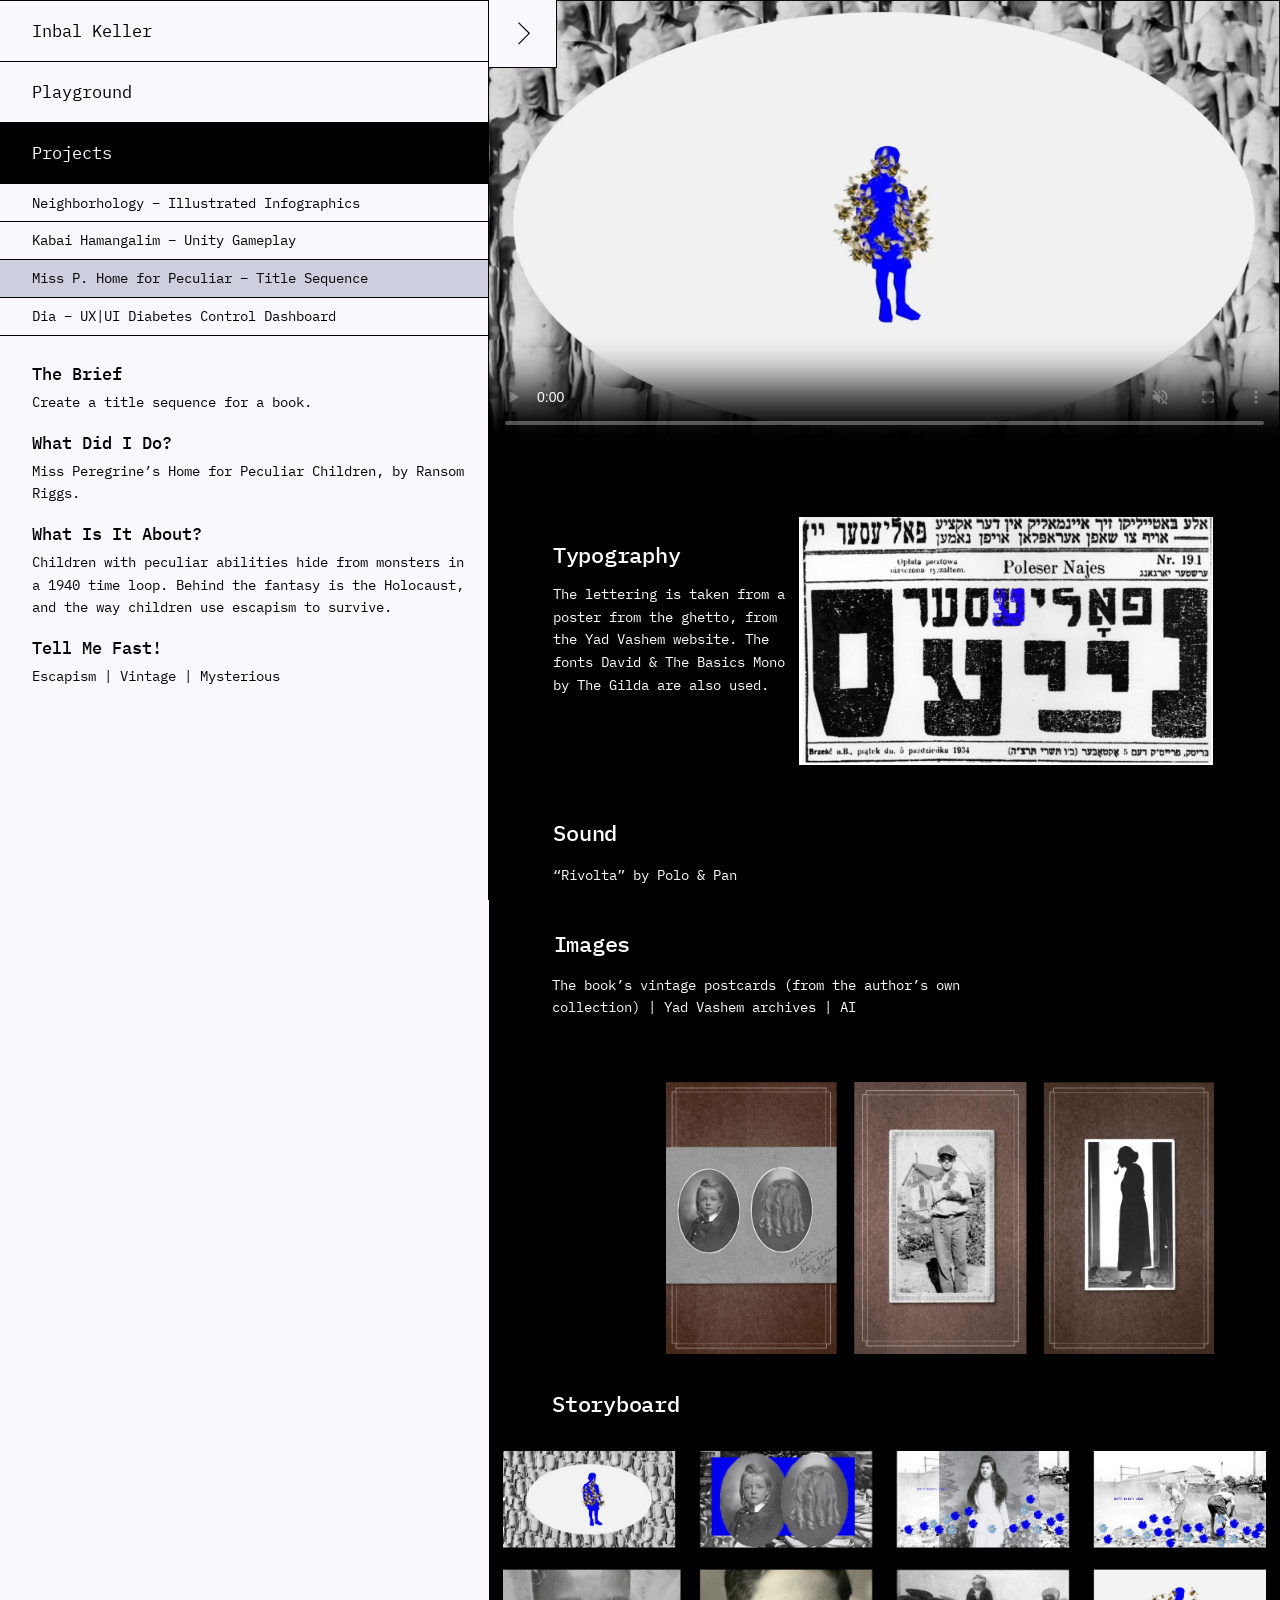
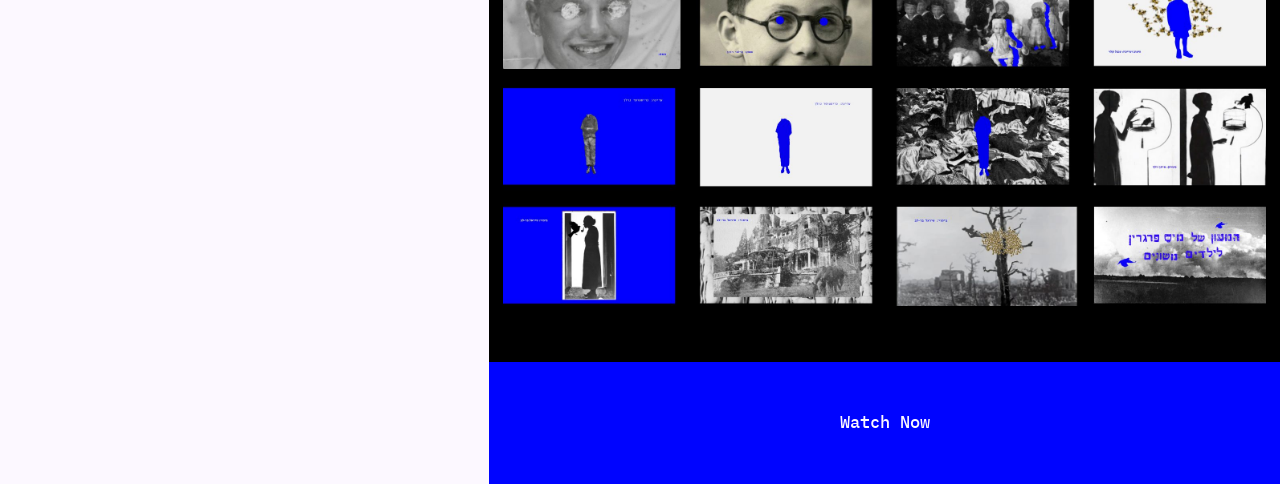
<file: missp.html>
<!DOCTYPE html>
<html lang="en">
<head>
  <meta charset="UTF-8">
  <meta name="viewport" content="width=device-width, initial-scale=1.0">
  <title>Miss P. Home for Peculiar | Inbal Keller</title>
  <link rel="canonical" href="https://inbalkeller.com/missp.html">
  <meta property="og:type" content="website">
  <meta property="og:title" content="Inbal Keller, Visual Communication Designer">
  <meta property="og:url" content="https://inbalkeller.com/missp.html">
  <meta property="og:image" content="https://inbalkeller.com/images/share.jpg">
  <meta property="og:image:width" content="1200">
  <meta property="og:image:height" content="630">
  <meta property="og:image:alt" content="Inbal Keller portfolio home page">
  <meta name="twitter:card" content="summary_large_image">
  <meta name="twitter:title" content="Inbal Keller, Visual Communication Designer">
  <meta name="twitter:image" content="https://inbalkeller.com/images/share.jpg">
  <meta name="twitter:image:alt" content="Inbal Keller portfolio home page">
  <link rel="preload" href="fonts/ibm-plex-mono-latin-400-normal.woff2" as="font" type="font/woff2" crossorigin>
  <link rel="stylesheet" href="style.css?v=76">
  <script>
    /* a page that animated its own nav before leaving asks the next page to appear without a second transition */
    window.addEventListener('pagereveal', function (e) {
      try { if (sessionStorage.getItem('vtSkip')) { sessionStorage.removeItem('vtSkip'); if (e.viewTransition) e.viewTransition.skipTransition(); } } catch (x) {}
    });
  </script>
</head>
<body class="theme-missp">
  <!-- Mobile: bar + hamburger (replaces the side nav under 900px) -->
  <header class="mobile-bar">
    <a class="mobile-bar__name" href="index.html">Inbal Keller</a>
    <button class="menu-toggle" id="menuToggle" type="button" aria-label="Open menu" aria-expanded="false" aria-controls="mobileMenu">
      <span class="menu-toggle__line"></span><span class="menu-toggle__line"></span><span class="menu-toggle__line"></span>
    </button>
  </header>
  <nav class="mobile-menu" id="mobileMenu" aria-label="Main menu">
    <a class="nav-box" href="about.html">About</a>
    <a class="nav-box" href="playground.html">Playground</a>
    <a class="nav-box nav-box--active" href="index.html">Projects</a>
    <a class="nav-item" href="kabai.html">Kabai Hamangalim – Unity Gameplay</a>
    <a class="nav-item" href="neighborhology.html">Neighborhology – Illustrated Infographics</a>
    <a class="nav-item" href="dia.html">Dia – UX|UI Diabetes Control Dashboard</a>
    <a class="nav-item" href="missp.html" aria-current="page">Miss P. Home for Peculiar – Title Sequence</a>
  </nav>

<div class="layout">
  <aside class="sidebar">
    <nav class="snav" aria-label="Main menu">
      <a class="snav__name" href="about.html">Inbal Keller</a>
      <a class="snav__play" href="playground.html">Playground</a>
      <a class="snav__group" href="index.html">Projects</a>
      <a class="snav__item" href="neighborhology.html">Neighborhology – Illustrated Infographics</a>
      <a class="snav__item" href="kabai.html">Kabai Hamangalim – Unity Gameplay</a>
      <a class="snav__item" href="missp.html" aria-current="page">Miss P. Home for Peculiar – Title Sequence</a>
      <a class="snav__item" href="dia.html">Dia – UX|UI Diabetes Control Dashboard</a>
    </nav>
    <div class="desc" style="--pt: 42">
      <h2>The Brief</h2>
      <p>Create a title sequence for a book.</p>
      <h2>What Did I Do?</h2>
      <p class="tight">Miss Peregrine’s Home for Peculiar Children, <br>by Ransom Riggs.</p>
      <h2>What Is It About?</h2>
      <p class="lh-32">Children with peculiar abilities hide from <br>monsters in a 1940 time loop. Behind the <br>fantasy is the Holocaust, and the way children <br>use escapism to survive.</p>
      <h2>Tell Me Fast!</h2>
      <p>Escapism | Vintage | Mysterious</p>
    </div>
  </aside>
  <button class="nav-close" type="button" aria-expanded="true" aria-label="Close the menu"><svg viewBox="0 0 40 40" aria-hidden="true"><path d="M15 6l14 14-14 14" fill="none" stroke="currentColor" stroke-width="1.6"/></svg></button>

  <main class="content">
    <div class="block-video" style="--cta-h: 555">
      <video src="web-videos/missp.mp4" poster="images/missp-poster-frame.jpg" autoplay muted loop playsinline controls></video>
    </div>
    <section class="canvas missp-black" style="aspect-ratio: 986 / 1890">
      <h3 class="t-h" style="left:8.063%;top:6.349%">Typography</h3>
      <p class="t-b" style="left:8.063%;top:8.439%;width:30.426%">The lettering is taken from a <br>poster from the ghetto, from the <br>Yad Vashem website. <br>The fonts David &amp; The Basics <br>Mono by The Gilda are also used.</p>
      <img src="images/missp-poster.jpg" alt="Poster from the ghetto (Yad Vashem) used as the lettering source" width="1032" height="620" loading="lazy" style="left:39.148%;top:4.709%;width:52.333%">
      <h3 class="t-h" style="left:8.114%;top:24.735%">Sound</h3>
      <p class="t-b" style="left:8.114%;top:26.984%;width:30.426%">“Rivolta” by Polo &amp; Pan</p>
      <h3 class="t-h" style="left:8.164%;top:32.011%">Images</h3>
      <p class="t-r" style="left:8.012%;top:34.180%;width:56.795%">The book’s vintage postcards (from the author’s own collection) | Yad Vashem archives | AI</p>
      <img src="images/missp-postcards.jpg" alt="Three vintage postcards from the book" width="1368" height="680" loading="lazy" style="left:22.312%;top:41.958%;width:69.371%">
      <h3 class="t-h" style="left:7.961%;top:62.354%">Storyboard</h3>
      <img src="images/missp-storyboard.jpg" alt="Storyboard: sixteen frames of the title sequence" width="1900" height="1136" loading="lazy" style="left:1.826%;top:66.296%;width:96.349%">
    </section>
    <a class="cta" href="web-videos/missp.mp4" target="_blank" rel="noopener" style="--cta-bg: #0004FF; --cta-h: 152">Watch Now</a>
  </main>
</div>

<script src="script.js?v=30"></script>
</body>
</html>
</file>
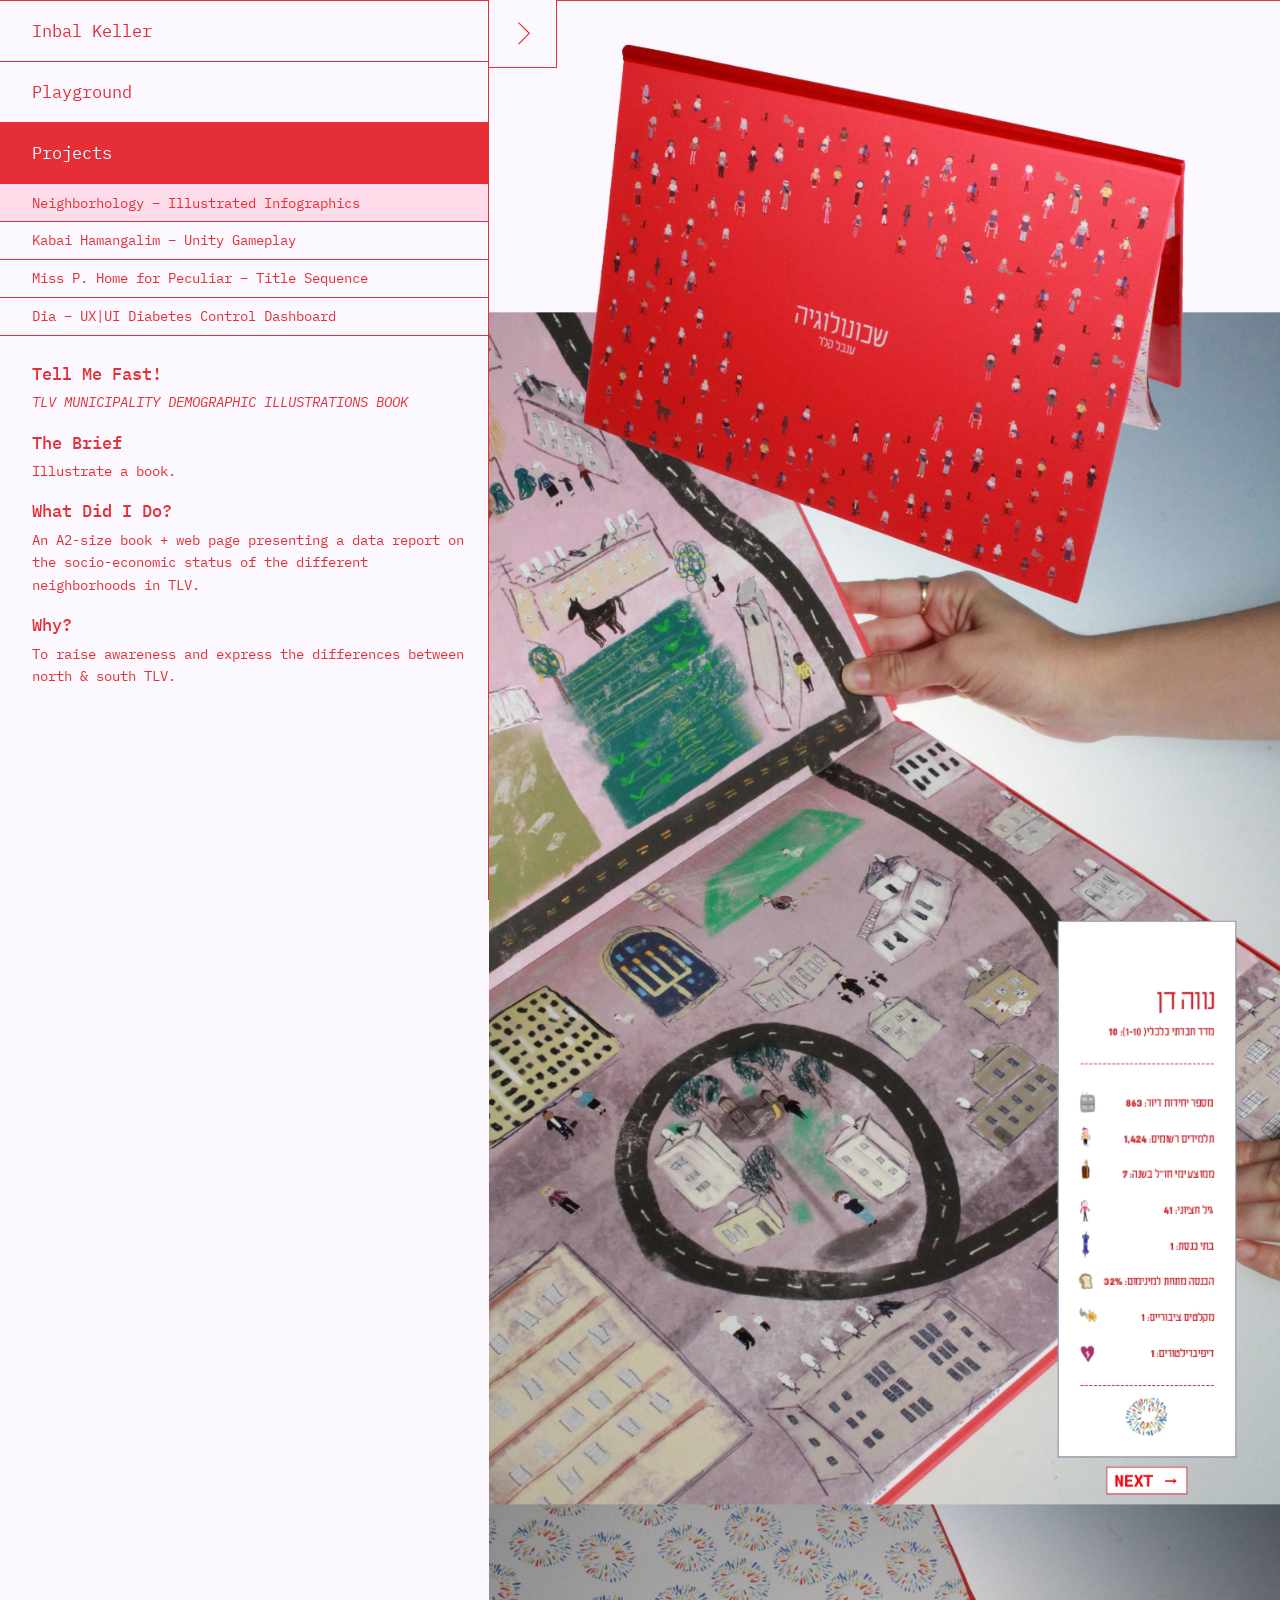
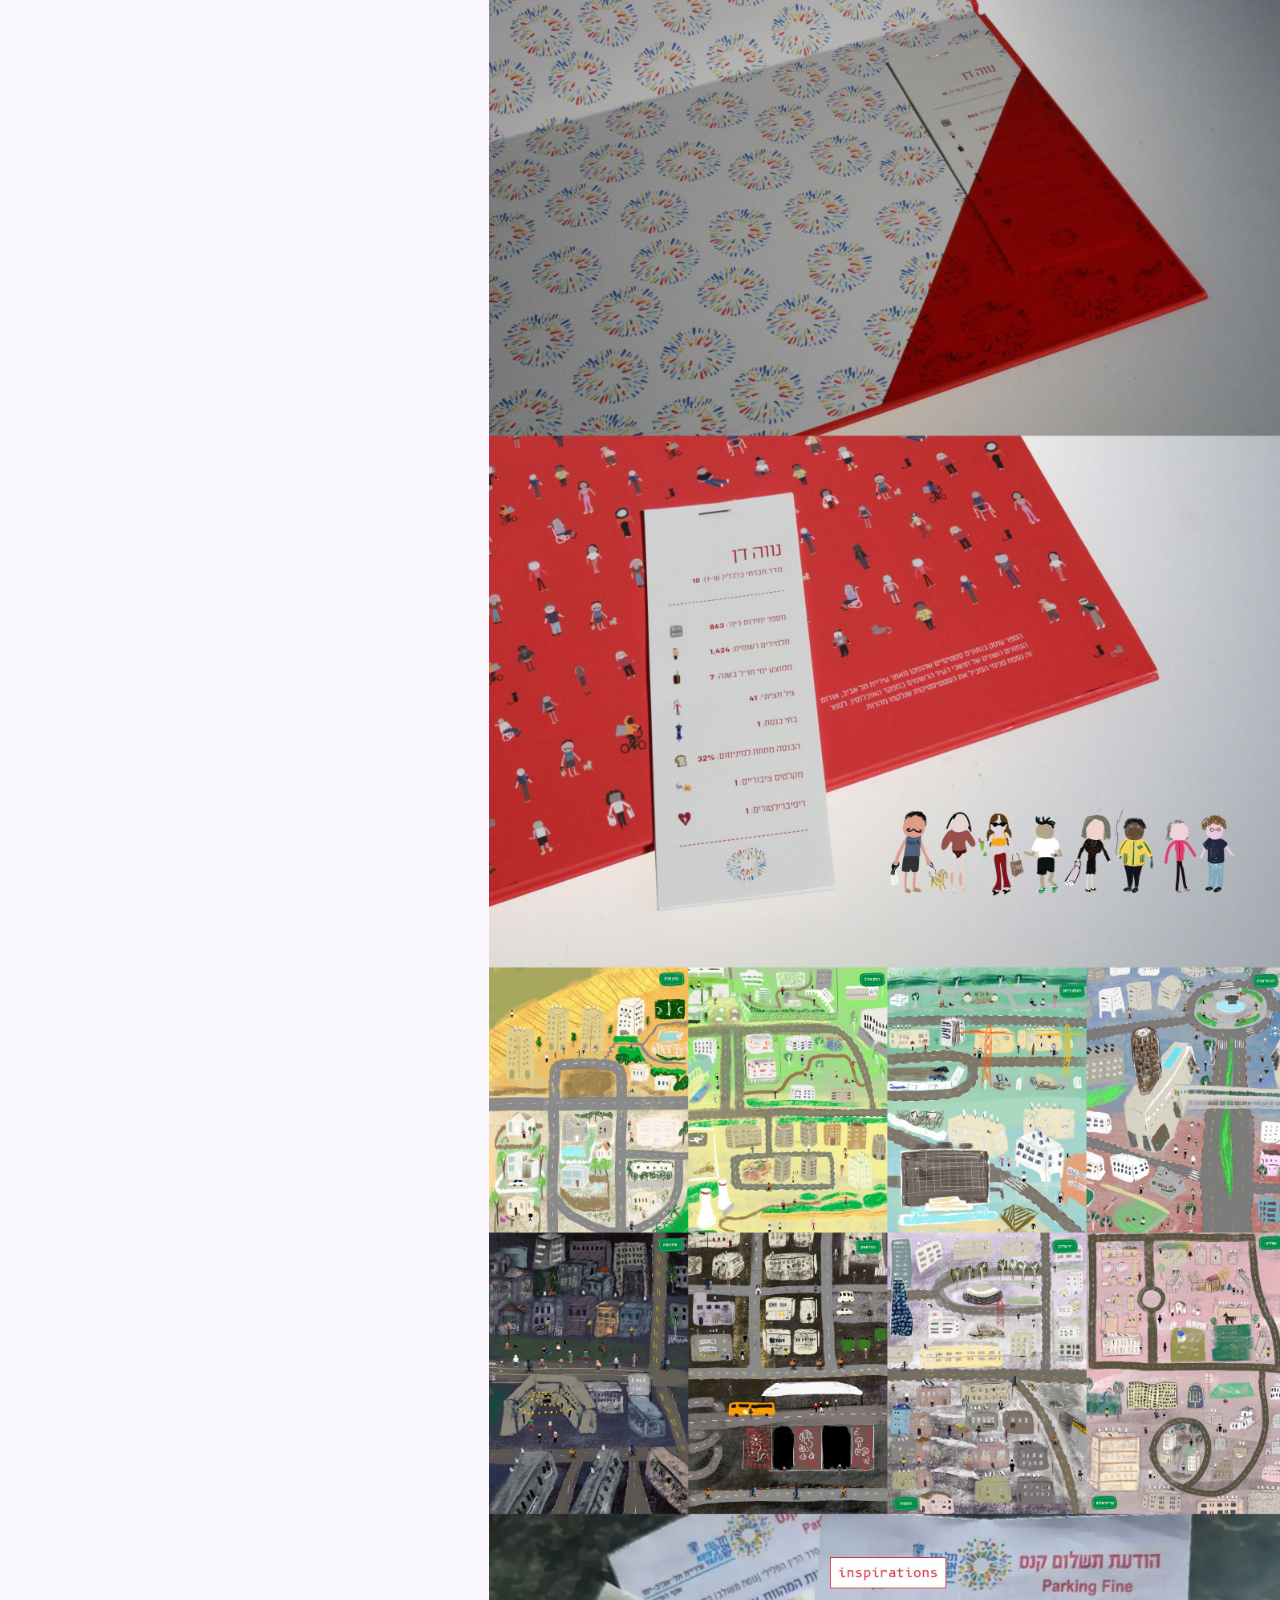
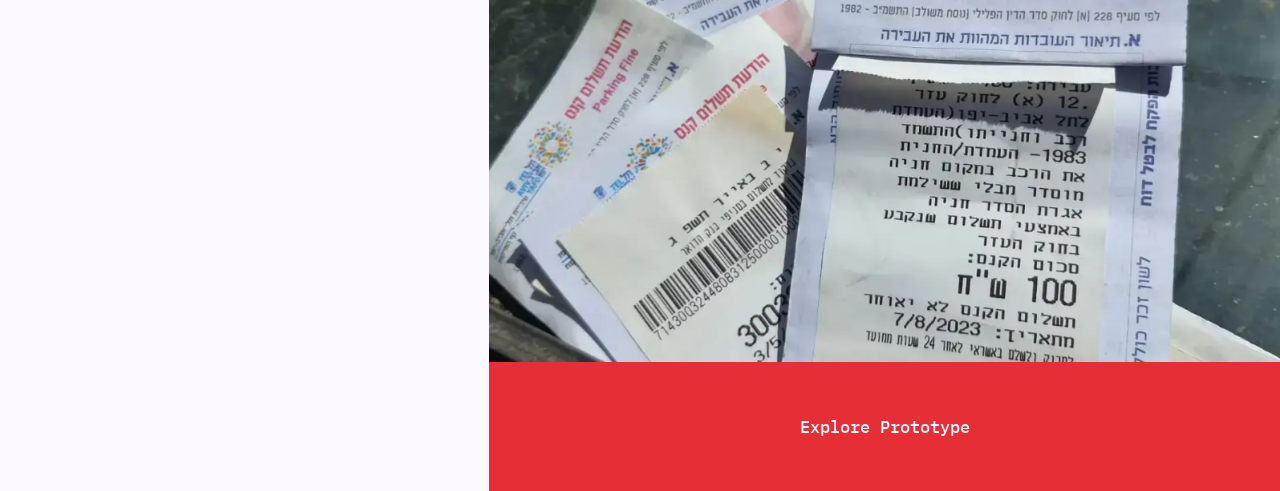
<file: neighborhology.html>
<!DOCTYPE html>
<html lang="en">
<head>
  <meta charset="UTF-8">
  <meta name="viewport" content="width=device-width, initial-scale=1.0">
  <title>Neighborhology | Inbal Keller</title>
  <link rel="canonical" href="https://inbalkeller.com/neighborhology.html">
  <meta property="og:type" content="website">
  <meta property="og:title" content="Inbal Keller, Visual Communication Designer">
  <meta property="og:url" content="https://inbalkeller.com/neighborhology.html">
  <meta property="og:image" content="https://inbalkeller.com/images/share.jpg">
  <meta property="og:image:width" content="1200">
  <meta property="og:image:height" content="630">
  <meta property="og:image:alt" content="Inbal Keller portfolio home page">
  <meta name="twitter:card" content="summary_large_image">
  <meta name="twitter:title" content="Inbal Keller, Visual Communication Designer">
  <meta name="twitter:image" content="https://inbalkeller.com/images/share.jpg">
  <meta name="twitter:image:alt" content="Inbal Keller portfolio home page">
  <link rel="preload" href="fonts/ibm-plex-mono-latin-400-normal.woff2" as="font" type="font/woff2" crossorigin>
  <link rel="stylesheet" href="style.css?v=76">
  <script>
    /* a page that animated its own nav before leaving asks the next page to appear without a second transition */
    window.addEventListener('pagereveal', function (e) {
      try { if (sessionStorage.getItem('vtSkip')) { sessionStorage.removeItem('vtSkip'); if (e.viewTransition) e.viewTransition.skipTransition(); } } catch (x) {}
    });
  </script>
</head>
<body class="theme-neighborhology">
  <!-- Mobile: bar + hamburger (replaces the side nav under 900px) -->
  <header class="mobile-bar">
    <a class="mobile-bar__name" href="index.html">Inbal Keller</a>
    <button class="menu-toggle" id="menuToggle" type="button" aria-label="Open menu" aria-expanded="false" aria-controls="mobileMenu">
      <span class="menu-toggle__line"></span><span class="menu-toggle__line"></span><span class="menu-toggle__line"></span>
    </button>
  </header>
  <nav class="mobile-menu" id="mobileMenu" aria-label="Main menu">
    <a class="nav-box" href="about.html">About</a>
    <a class="nav-box" href="playground.html">Playground</a>
    <a class="nav-box nav-box--active" href="index.html">Projects</a>
    <a class="nav-item" href="kabai.html">Kabai Hamangalim – Unity Gameplay</a>
    <a class="nav-item" href="neighborhology.html" aria-current="page">Neighborhology – Illustrated Infographics</a>
    <a class="nav-item" href="dia.html">Dia – UX|UI Diabetes Control Dashboard</a>
    <a class="nav-item" href="missp.html">Miss P. Home for Peculiar – Title Sequence</a>
  </nav>

<div class="layout">
  <aside class="sidebar">
    <nav class="snav" aria-label="Main menu">
      <a class="snav__name" href="about.html">Inbal Keller</a>
      <a class="snav__play" href="playground.html">Playground</a>
      <a class="snav__group" href="index.html">Projects</a>
      <a class="snav__item" href="neighborhology.html" aria-current="page">Neighborhology – Illustrated Infographics</a>
      <a class="snav__item" href="kabai.html">Kabai Hamangalim – Unity Gameplay</a>
      <a class="snav__item" href="missp.html">Miss P. Home for Peculiar – Title Sequence</a>
      <a class="snav__item" href="dia.html">Dia – UX|UI Diabetes Control Dashboard</a>
    </nav>
    <div class="desc" style="--pt: 42">
      <h2>Tell Me Fast!</h2>
      <p><em>TLV MUNICIPALITY DEMOGRAPHIC ILLUSTRATIONS BOOK</em></p>
      <h2>The Brief</h2>
      <p>Illustrate a book.</p>
      <h2>What Did I Do?</h2>
      <p>An A2-size book + web page presenting a data <br>report on the socio-economic status of the <br>different neighborhoods in TLV.</p>
      <h2>Why?</h2>
      <p>To raise awareness and express the differences <br>between north &amp; south TLV.</p>
    </div>
  </aside>
  <button class="nav-close" type="button" aria-expanded="true" aria-label="Close the menu"><svg viewBox="0 0 40 40" aria-hidden="true"><path d="M15 6l14 14-14 14" fill="none" stroke="currentColor" stroke-width="1.6"/></svg></button>

  <main class="content">
    <img class="block-img" src="images/neighborhology-1.jpg" alt="Neighborhology book: the red cover and an illustrated map spread" width="1972" height="2220" loading="lazy">
    <div class="ncard-wrap">
    <img class="block-img" src="images/neighborhology-2.jpg" alt="Neve Dan map spread with its data card" width="1972" height="2220" loading="lazy">
      <div class="ncard" data-i="0" style="left:71.906%; top:3.378%; width:22.566%; height:66.970%">
        <img class="ncard__img is-on" src="images/ncard-0.webp" alt="Data card: Neve Dan" width="891" height="2977">
        <img class="ncard__img" src="images/ncard-1.webp" alt="Data card: Neve Sha’anan" width="891" height="2977" loading="lazy">
        <img class="ncard__img" src="images/ncard-2.webp" alt="Data card: Kochav HaTzafon" width="891" height="2977" loading="lazy">
        <img class="ncard__img" src="images/ncard-3.webp" alt="Data card: Ramat Aviv" width="891" height="2977" loading="lazy">
        <img class="ncard__img" src="images/ncard-4.webp" alt="Data card: HaTzafon HaYashan" width="891" height="2977" loading="lazy">
        <img class="ncard__img" src="images/ncard-5.webp" alt="Data card: Lev Tel Aviv" width="891" height="2977" loading="lazy">
        <button class="ncard__btn ncard__next" style="left:27.160%; top:91.569%; width:45.342%; height:4.602%" type="button" aria-label="Next neighborhood"></button>
        <button class="ncard__btn ncard__prev" style="left:30.752%; top:91.569%; width:18.35%; height:4.602%" type="button" aria-label="Previous neighborhood"><svg viewBox="0 0 40 20" aria-hidden="true"><path d="M2 10h36M10 3 2 10l8 7" fill="none" stroke="currentColor" stroke-width="3" stroke-linejoin="miter"/></svg></button>
        <button class="ncard__btn ncard__fwd" style="left:50.168%; top:91.569%; width:18.35%; height:4.602%" type="button" aria-label="Next neighborhood"><svg viewBox="0 0 40 20" aria-hidden="true"><path d="M2 10h36M10 3 2 10l8 7" fill="none" stroke="currentColor" stroke-width="3" stroke-linejoin="miter"/></svg></button>
      </div>
    </div>
    <div class="nzoom-wrap">
    <img class="block-img" src="images/neighborhology-3.jpg" alt="Patterned end papers and the back cover with a data card" width="1972" height="2220" loading="lazy">
      <button class="nzoom" type="button" data-src="images/nmap-1.jpg" aria-label="View neighborhood map 1 full screen" style="left:0%; top:88.24%; width:25.15%; height:11.76%"></button>
      <button class="nzoom" type="button" data-src="images/nmap-2.jpg" aria-label="View neighborhood map 2 full screen" style="left:25.15%; top:88.24%; width:25.15%; height:11.76%"></button>
      <button class="nzoom" type="button" data-src="images/nmap-3.jpg" aria-label="View neighborhood map 3 full screen" style="left:50.3%; top:88.24%; width:25.16%; height:11.76%"></button>
      <button class="nzoom" type="button" data-src="images/nmap-4.jpg" aria-label="View neighborhood map 4 full screen" style="left:75.46%; top:88.24%; width:24.54%; height:11.76%"></button>
    </div>
    <div class="nzoom-wrap">
    <img class="block-img" src="images/neighborhology-4.jpg" alt="Neighborhood map illustrations and inspirations: Tel Aviv parking fines" width="1972" height="2220" loading="lazy">
      <button class="nzoom" type="button" data-src="images/nmap-1.jpg" aria-label="View neighborhood map 1 full screen" style="left:0%; top:0%; width:25.15%; height:18.02%"></button>
      <button class="nzoom" type="button" data-src="images/nmap-2.jpg" aria-label="View neighborhood map 2 full screen" style="left:25.15%; top:0%; width:25.15%; height:18.02%"></button>
      <button class="nzoom" type="button" data-src="images/nmap-3.jpg" aria-label="View neighborhood map 3 full screen" style="left:50.3%; top:0%; width:25.16%; height:18.02%"></button>
      <button class="nzoom" type="button" data-src="images/nmap-4.jpg" aria-label="View neighborhood map 4 full screen" style="left:75.46%; top:0%; width:24.54%; height:18.02%"></button>
      <button class="nzoom" type="button" data-src="images/nmap-5.jpg" aria-label="View neighborhood map 5 full screen" style="left:0%; top:18.02%; width:25.15%; height:31.62%"></button>
      <button class="nzoom" type="button" data-src="images/nmap-6.jpg" aria-label="View neighborhood map 6 full screen" style="left:25.15%; top:18.02%; width:25.15%; height:31.62%"></button>
      <button class="nzoom" type="button" data-src="images/nmap-7.jpg" aria-label="View neighborhood map 7 full screen" style="left:50.3%; top:18.02%; width:25.16%; height:31.62%"></button>
      <button class="nzoom" type="button" data-src="images/nmap-8.jpg" aria-label="View neighborhood map 8 full screen" style="left:75.46%; top:18.02%; width:24.54%; height:31.62%"></button>
    </div>
    <a class="cta" href="https://www.figma.com/proto/G3kKYV2LbLeE2VB62zxJjF/%D7%A9%D7%9B%D7%95%D7%A0%D7%95%D7%9C%D7%95%D7%92%D7%99%D7%94?team_id=1566791894242293013&node-id=1-5&page-id=0%3A1&starting-point-node-id=1%3A5&t=L9UIM557qIdlvFFr-1" target="_blank" rel="noopener" style="--cta-h: 161">Explore Prototype</a>
    <div class="lightbox" role="dialog" aria-modal="true" aria-label="Neighborhood map" hidden>
      <img class="lightbox__img" alt="Neighborhood map, full screen">
      <button class="lightbox__x" type="button" aria-label="Close and go back to Neighborhology"><svg viewBox="0 0 40 40" fill="none" stroke="currentColor" stroke-width="1.5" aria-hidden="true"><path d="M8 8l24 24M32 8L8 32"/></svg></button>
    </div>
  </main>
</div>

<script src="script.js?v=30"></script>
</body>
</html>
</file>
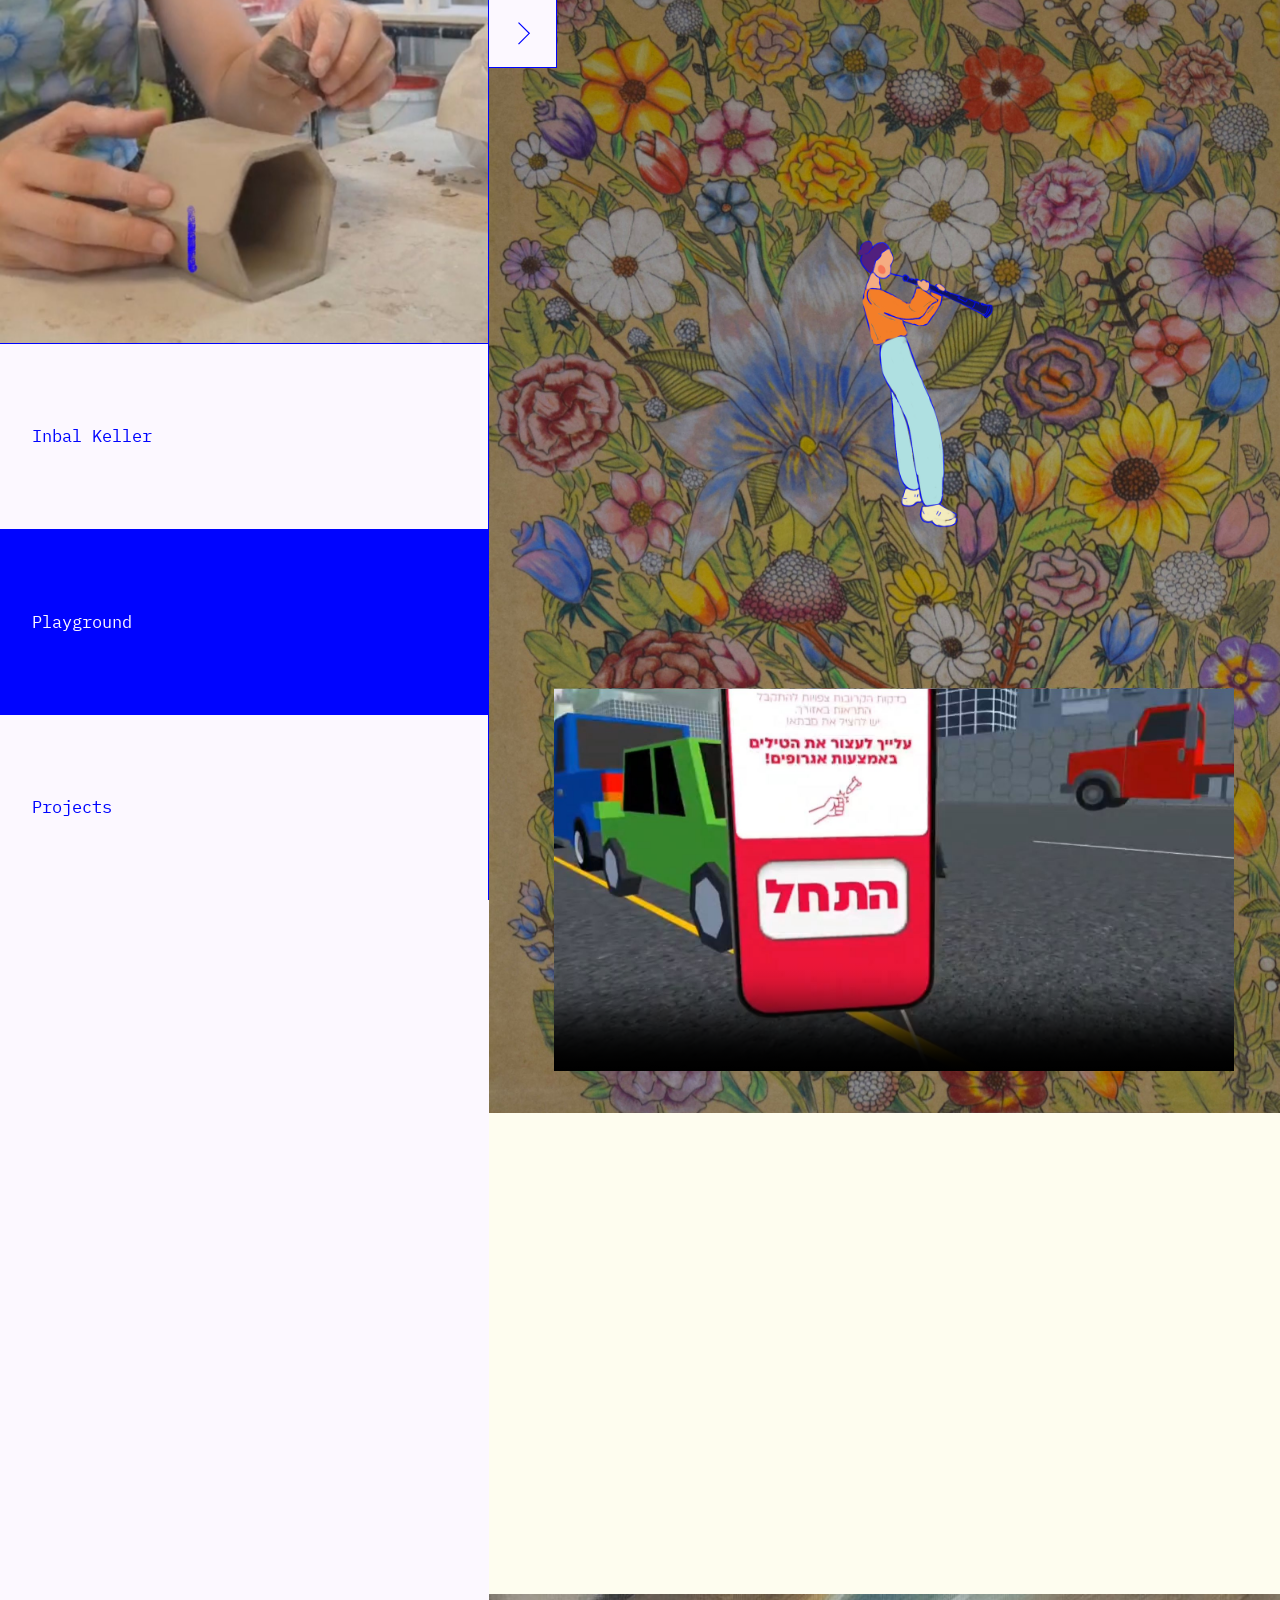
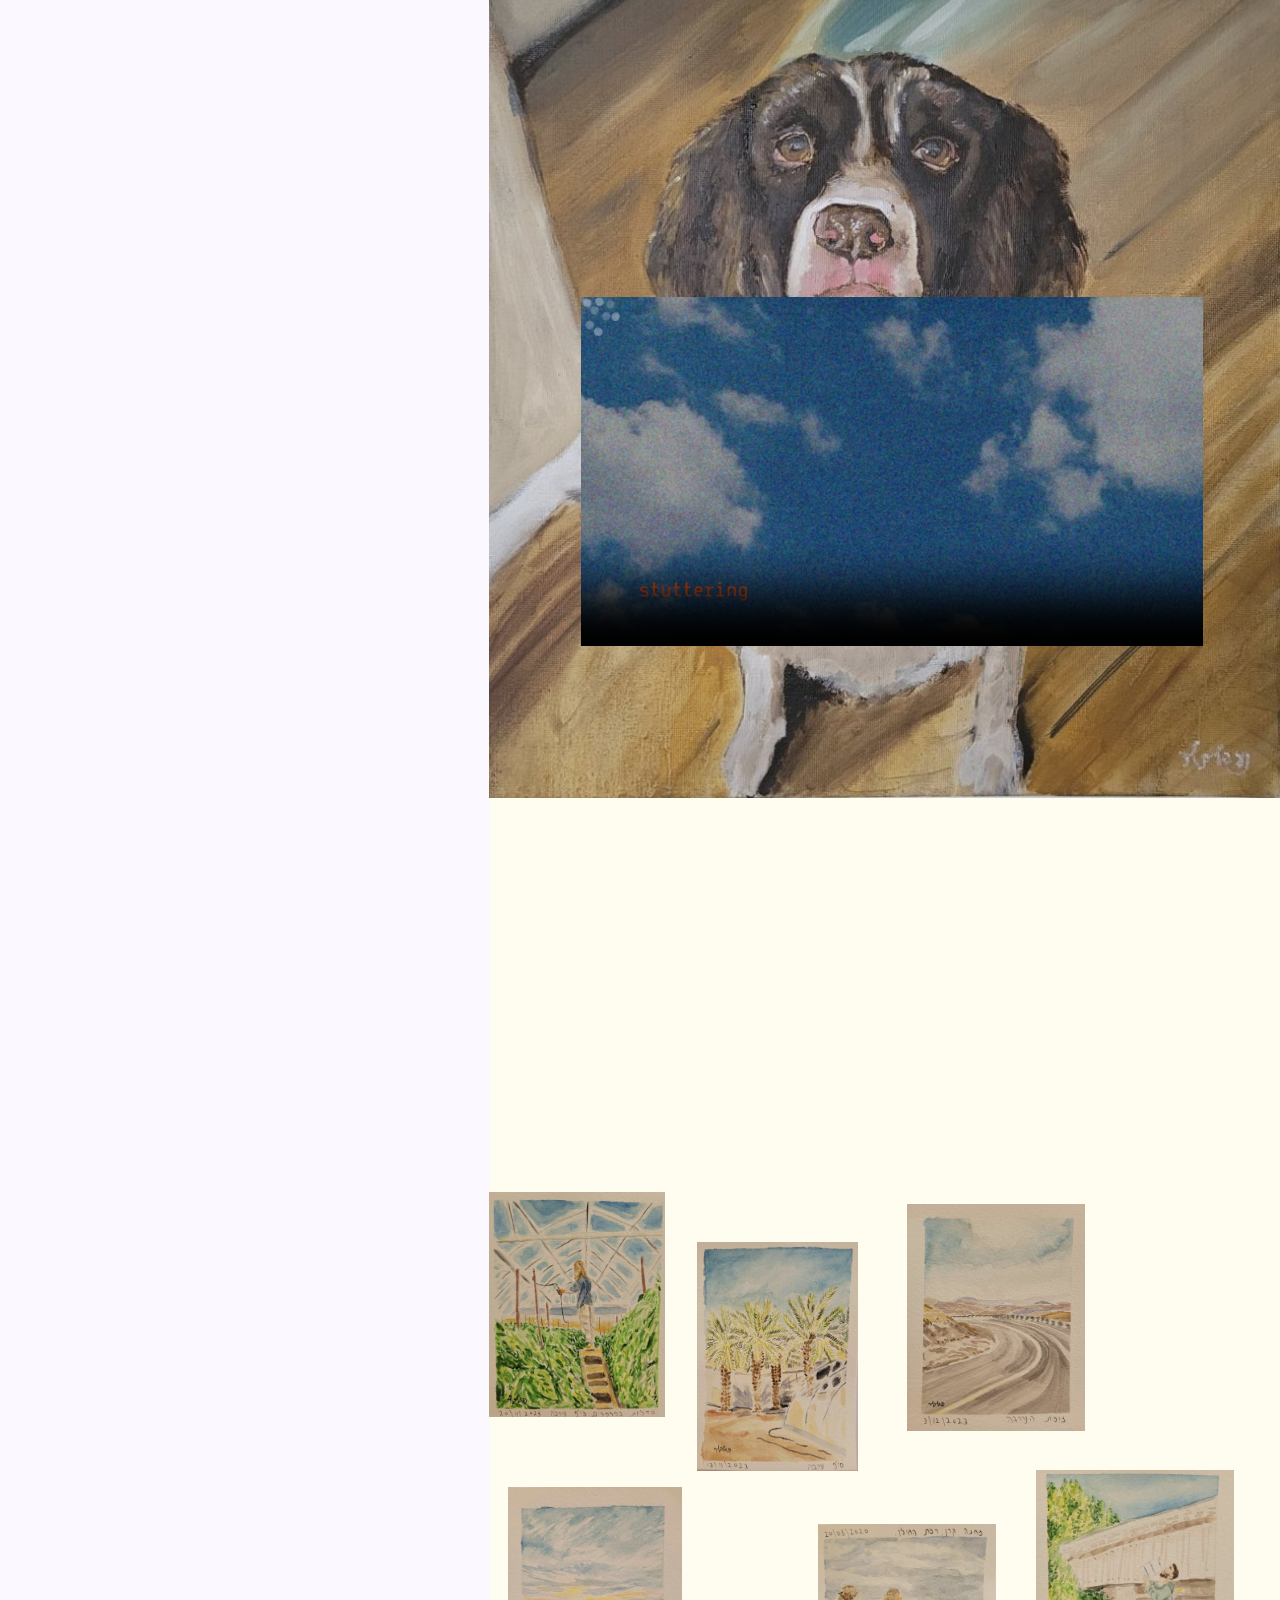
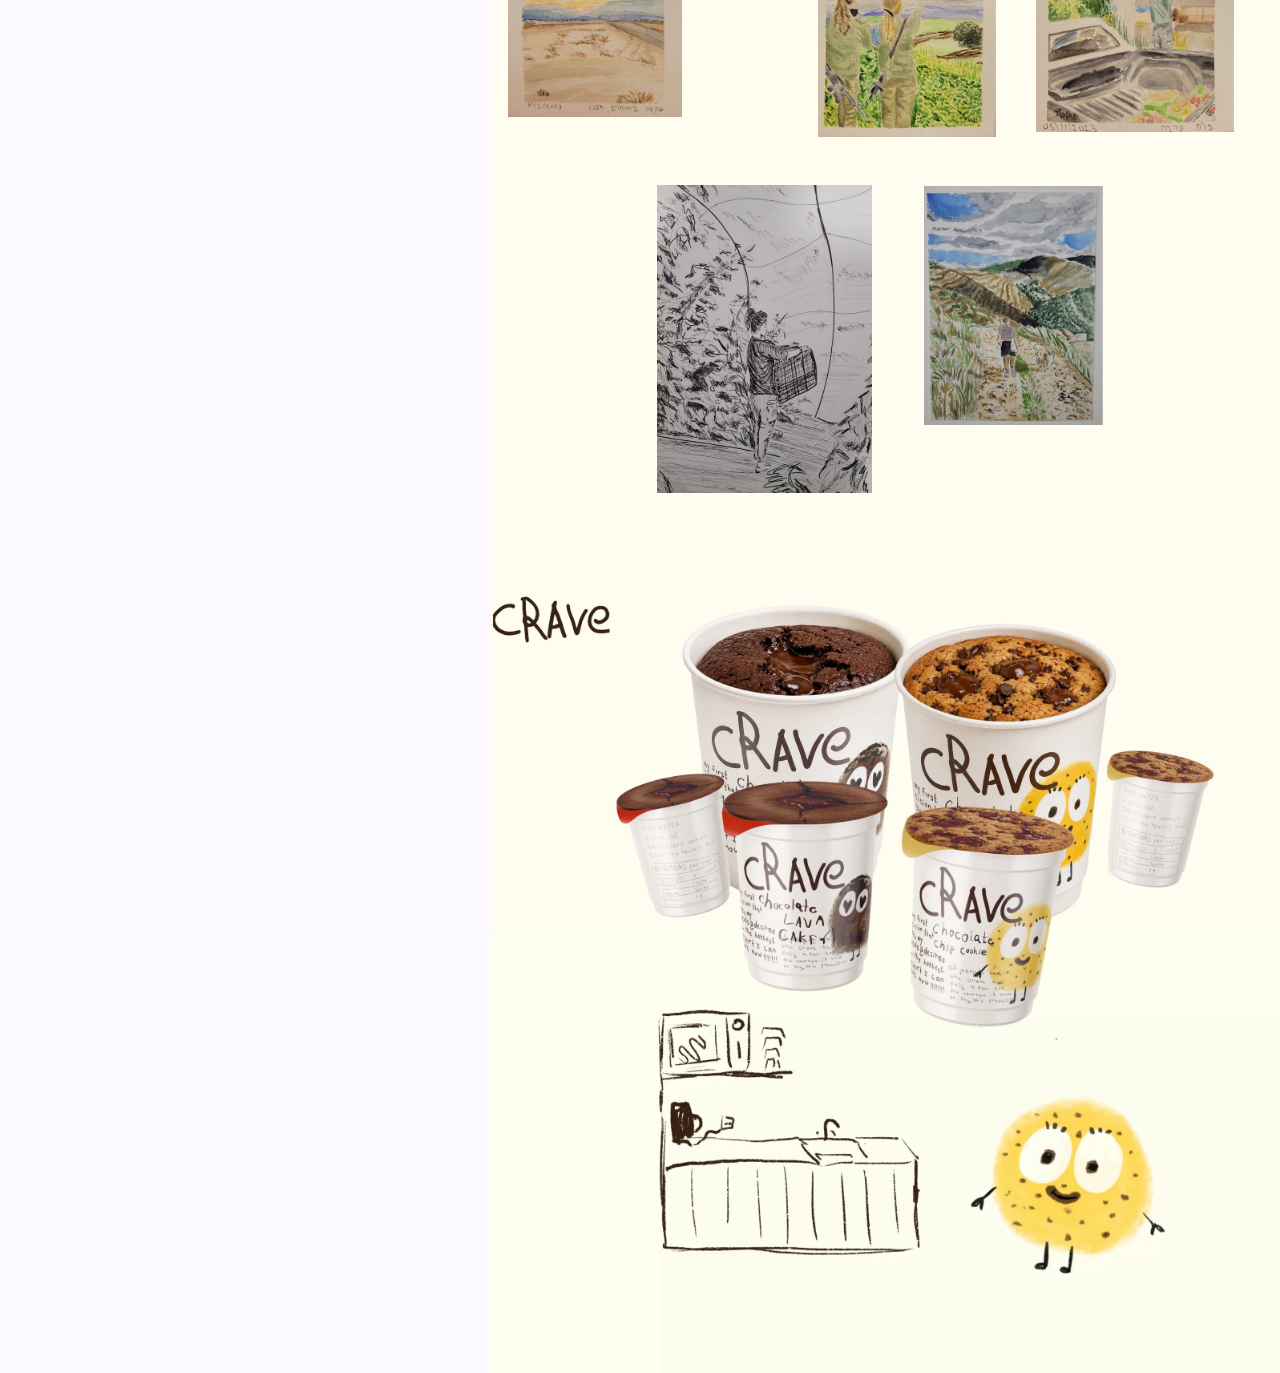
<file: playground.html>
<!DOCTYPE html>
<html lang="en">
<head>
  <meta charset="UTF-8">
  <meta name="viewport" content="width=device-width, initial-scale=1.0">
  <title>Playground | Inbal Keller</title>
  <link rel="canonical" href="https://inbalkeller.com/playground.html">
  <meta property="og:type" content="website">
  <meta property="og:title" content="Inbal Keller, Visual Communication Designer">
  <meta property="og:url" content="https://inbalkeller.com/playground.html">
  <meta property="og:image" content="https://inbalkeller.com/images/share.jpg">
  <meta property="og:image:width" content="1200">
  <meta property="og:image:height" content="630">
  <meta property="og:image:alt" content="Inbal Keller portfolio home page">
  <meta name="twitter:card" content="summary_large_image">
  <meta name="twitter:title" content="Inbal Keller, Visual Communication Designer">
  <meta name="twitter:image" content="https://inbalkeller.com/images/share.jpg">
  <meta name="twitter:image:alt" content="Inbal Keller portfolio home page">
  <link rel="preload" href="fonts/ibm-plex-mono-latin-400-normal.woff2" as="font" type="font/woff2" crossorigin>
  <link rel="stylesheet" href="style.css?v=76">
  <script>
    /* a page that animated its own nav before leaving asks the next page to appear without a second transition */
    window.addEventListener('pagereveal', function (e) {
      try { if (sessionStorage.getItem('vtSkip')) { sessionStorage.removeItem('vtSkip'); if (e.viewTransition) e.viewTransition.skipTransition(); } } catch (x) {}
    });
  </script>
</head>
<body class="theme-playground">
  <!-- Mobile: bar + hamburger (replaces the side nav under 900px) -->
  <header class="mobile-bar">
    <a class="mobile-bar__name" href="index.html">Inbal Keller</a>
    <button class="menu-toggle" id="menuToggle" type="button" aria-label="Open menu" aria-expanded="false" aria-controls="mobileMenu">
      <span class="menu-toggle__line"></span><span class="menu-toggle__line"></span><span class="menu-toggle__line"></span>
    </button>
  </header>
  <nav class="mobile-menu" id="mobileMenu" aria-label="Main menu">
    <a class="nav-box" href="about.html">About</a>
    <a class="nav-box" href="playground.html" aria-current="page">Playground</a>
    <a class="nav-box nav-box--active" href="index.html">Projects</a>
    <a class="nav-item" href="kabai.html">Kabai Hamangalim – Unity Gameplay</a>
    <a class="nav-item" href="neighborhology.html">Neighborhology – Illustrated Infographics</a>
    <a class="nav-item" href="dia.html">Dia – UX|UI Diabetes Control Dashboard</a>
    <a class="nav-item" href="missp.html">Miss P. Home for Peculiar – Title Sequence</a>
  </nav>

<div class="layout">
  <aside class="sidebar">
    <div class="pg-side__video crop crop--bottom" style="--w:100%; background-image:url(images/playground-pottery-poster.jpg)">
      <video src="web-videos/pottery.mp4" autoplay muted loop playsinline></video>
    </div>
    <nav class="snav" aria-label="Main menu">
      <a class="snav__row" href="about.html">Inbal Keller</a>
      <span class="snav__current" aria-current="page">Playground</span>
      <a class="snav__row" href="index.html">Projects</a>
    </nav>
  </aside>
  <button class="nav-close" type="button" aria-expanded="true" aria-label="Close the menu"><svg viewBox="0 0 40 40" aria-hidden="true"><path d="M15 6l14 14-14 14" fill="none" stroke="currentColor" stroke-width="1.6"/></svg></button>

  <main class="content">
    <!-- Playground: every picture & video is its own layer, placed as in Figma.
         Each section (flowers, dog, frame of photos) stops and the next one slides over it. -->
    <div class="pg-layers">
      <section class="pg-group pg-group--stick" style="--gh:1389.2; --gx:600" aria-label="flowers">
        <div class="pg-bg" style="--bh:1389.2">
        <div class="pgl" style="--x:0; --y:-24.5; --w:987; --h:1416.7"><img class="pgl__in" src="images/pg-floral.jpg" alt="Floral drawing" width="1988" height="2852"></div>
        <div class="pgl" style="--x:376.5; --y:222.5; --w:303; --h:512"><img class="pgl__in" src="images/pg-oboe-girl.png" alt="Illustration of Inbal playing the oboe" width="606" height="1024"></div>
        </div>
        <div class="pgl" style="--x:81; --y:858; --w:848; --h:478"><div class="pgl__in pgl__video"><video src="web-videos/interceptor.mp4" poster="images/playground-interceptor-poster.jpg" autoplay muted loop playsinline controls></video></div></div>
      </section>
      <section class="pg-group pg-group--stick" style="--gh:1002.2; --gx:450" aria-label="dog">
        <div class="pg-bg" style="--bh:1002.2"><div class="pgl" style="--x:0; --y:0.0; --w:987; --h:1002.2"><img class="pgl__in" src="images/pg-dog.jpg" alt="Dog painting" width="779" height="791" loading="lazy"></div></div>
        <div class="pgl" style="--x:115; --y:377.8; --w:776; --h:435"><div class="pgl__in pgl__video"><video src="web-videos/stutter.mp4" poster="images/playground-stutter-poster.jpg" autoplay muted loop playsinline controls></video></div></div>
      </section>
      <section class="pg-group" style="--gh:1226.6" aria-label="postcards">
        <div class="pgl" style="--x:0; --y:42.6; --w:219; --h:280.8"><img class="pgl__in" src="images/pg-card-1.jpg" alt="Watercolor postcard" width="438" height="562" loading="lazy"></div>
        <div class="pgl" style="--x:522; --y:56.6; --w:221; --h:283.4"><img class="pgl__in" src="images/pg-card-3.jpg" alt="Watercolor postcard: the road to the Arava" width="442" height="567" loading="lazy"></div>
        <div class="pgl" style="--x:260; --y:104.6; --w:200; --h:285.3"><img class="pgl__in" src="images/pg-card-2.jpg" alt="Watercolor postcard: date plantations" width="400" height="571" loading="lazy"></div>
        <div class="pgl" style="--x:682; --y:388.6; --w:248; --h:327.2"><img class="pgl__in" src="images/pg-card-6.jpg" alt="Watercolor postcard: thirsty farmer" width="496" height="654" loading="lazy"></div>
        <div class="pgl" style="--x:24; --y:410.6; --w:217; --h:286.5"><img class="pgl__in" src="images/pg-card-4.jpg" alt="Watercolor postcard" width="434" height="573" loading="lazy"></div>
        <div class="pgl" style="--x:410; --y:456.6; --w:222; --h:265.3"><img class="pgl__in" src="images/pg-card-5.jpg" alt="Watercolor postcard: military service" width="444" height="531" loading="lazy"></div>
        <div class="pgl" style="--x:210; --y:781.6; --w:268; --h:385.1"><img class="pgl__in" src="images/pg-pencil.jpg" alt="Pencil drawing: working in a tomato greenhouse" width="536" height="770" loading="lazy"></div>
        <div class="pgl" style="--x:543; --y:782.6; --w:222.5; --h:299"><img class="pgl__in" src="images/pg-card-7.jpg" alt="Watercolor painting of a hillside path" width="445" height="598" loading="lazy"></div>
      </section>
      <section class="pg-group" style="--gh:1037" aria-label="Crave">
        <div class="pgl" style="--x:0; --y:0; --w:987; --h:1037"><img class="pgl__in" src="images/pg-crave.jpg" alt="Crave: illustrated dessert cups packaging, with a kitchen sketch and a cookie character" width="1974" height="2074" loading="lazy"></div>
        <div class="pgl" style="--x:5; --y:485; --w:982; --h:552"><div class="pgl__in pgl__video"><video src="web-videos/crave-opening.mp4" autoplay muted loop playsinline aria-label="Crave: the cookie character in the kitchen"></video></div></div>
        <div class="pgl" style="--x:0; --y:483; --w:987; --h:142; pointer-events:none"><img class="pgl__in" src="images/pg-crave-cups.png" alt="" width="1974" height="284" loading="lazy"></div>
      </section>
    </div>
  </main>
</div>

<script src="script.js?v=30"></script>
</body>
</html>
</file>
<file: style.css>
/* =========================================================
   INBAL KELLER — PORTFOLIO
   Shared styles for every page (mobile-first).
   Source: Figma "portfolio-claude" (exported frames, 1512px wide).
   Desktop (>= 900px) keeps the Figma proportions:
   sidebar 525 / content 987 (of 1512).
   ========================================================= */

/* ---------- Fonts (self-hosted, OFL) ---------- */
@font-face { font-family: "IBM Plex Mono"; font-weight: 400; font-style: normal; font-display: swap; src: url("fonts/ibm-plex-mono-latin-400-normal.woff2") format("woff2"); }
@font-face { font-family: "IBM Plex Mono"; font-weight: 400; font-style: italic; font-display: swap; src: url("fonts/ibm-plex-mono-latin-400-italic.woff2") format("woff2"); }
@font-face { font-family: "IBM Plex Mono"; font-weight: 500; font-style: normal; font-display: swap; src: url("fonts/ibm-plex-mono-latin-500-normal.woff2") format("woff2"); }
@font-face { font-family: "IBM Plex Mono"; font-weight: 700; font-style: italic; font-display: swap; src: url("fonts/ibm-plex-mono-latin-700-italic.woff2") format("woff2"); }
@font-face { font-family: "IBM Plex Mono"; font-weight: 700; font-style: normal; font-display: swap; src: url("fonts/ibm-plex-mono-latin-700-normal.woff2") format("woff2"); }

/* ---------- Design tokens ---------- */
:root {
  --blue: #0004FF;
  --bg: #FCF8FF;            /* page background (home + project pages) */
  --bg-soft: #FCF8FF;       /* one white for the whole site (same as --bg) */
  --bg-dia: #FCF8FF;
  --white: #FCF8FF;          /* one white everywhere */

  --font-plex: "IBM Plex Mono", ui-monospace, Menlo, monospace;

  /* ---- Type scale: exactly three sizes, used everywhere ----
     S = body copy, list items, captions
     M = navigation, sub-headings, buttons, labels
     L = section titles                                         */
  --fs-s: clamp(13px, 0.4vw + 9px, 15px);
  --fs-m: clamp(15px, 0.45vw + 11px, 18px);
  --fs-l: clamp(20px, 0.8vw + 12px, 26px);
  --lh-s: 1.6;
  --lh-m: 1.35;
  --lh-l: 1.2;

  /* ---- Navigation: one system for every page ----
     primary rows (Inbal keller / projects / playground) = M text
     project rows (the four projects)                   = S text */
  /* golden ratio: a main tab is φ (1.618) × a project row */
  --nav-sub-h: clamp(30px, 4.2vh, 40px);
  --nav-h: calc(var(--nav-sub-h) * 1.618);

  /* theme (overridden per page) */
  --c: var(--blue);          /* text, borders, "projects" fill */
  --c-active: #E6E6FF;       /* current project row */
  --c-on: var(--bg);         /* text on filled boxes */
  --font: var(--font-plex);

  --mobile-bar-h: 64px;
  /* one left edge for every nav label, the welcome text and the descriptions */
  --indent: clamp(20px, 2.5vw, 40px);
}

/* Per-page themes (colors from Figma) */
.theme-neighborhology { --c: #E62E36; --c-active: #FFDCE9; }
.theme-kabai          { --c: #0E5140; --c-active: #3AD5AE; }
.theme-missp          { --c: #000000; --c-active: #CECFDE; }
.theme-dia            { --c: #8365AE; --c-active: #E6D5FF; }
.theme-about,
.theme-playground     { --bg: var(--bg-soft); }

/* ---------- Page transitions (cross-document View Transitions) ----------
   Every page opts in, so moving between pages on the same site cross-fades
   instead of flashing white. Browsers without support simply navigate. */
@view-transition { navigation: auto; }

/* Page change: short and smooth. The old page fades out quickly while the new one
   drops straight down; the tabs drop one right after another. Everything finishes
   in about half a second, so nothing waits or gets stuck. */
:root { --vt-ease: cubic-bezier(0.22, 1, 0.36, 1); }
::view-transition-old(root) { animation: vt-fade-out 0.18s linear both; }
::view-transition-new(root) { animation: vt-open 0.45s var(--vt-ease) both; }
@media (min-width: 900px) {
  .side__nav > :nth-child(1), .snav > :nth-child(1) { view-transition-name: tab-1; }
  .side__nav > :nth-child(2), .snav > :nth-child(2) { view-transition-name: tab-2; }
  .side__nav > :nth-child(3), .snav > :nth-child(3) { view-transition-name: tab-3; }
  .snav > :nth-child(4) { view-transition-name: tab-4; }
  .snav > :nth-child(5) { view-transition-name: tab-5; }
  .snav > :nth-child(6) { view-transition-name: tab-6; }
  .snav > :nth-child(7) { view-transition-name: tab-7; }
  .nav-close { view-transition-name: nav-close; }
}
::view-transition-group(tab-1), ::view-transition-group(tab-2), ::view-transition-group(tab-3), ::view-transition-group(tab-4), ::view-transition-group(tab-5), ::view-transition-group(tab-6), ::view-transition-group(tab-7), ::view-transition-group(nav-close) { animation: none; }
/* old tab stays under the new one (lines never vanish), then is gone */
::view-transition-old(tab-1), ::view-transition-old(tab-2), ::view-transition-old(tab-3), ::view-transition-old(tab-4), ::view-transition-old(tab-5), ::view-transition-old(tab-6), ::view-transition-old(tab-7) { animation: vt-hold 0.6s linear both; }
::view-transition-new(tab-1), ::view-transition-new(tab-2), ::view-transition-new(tab-3), ::view-transition-new(tab-4), ::view-transition-new(tab-5), ::view-transition-new(tab-6), ::view-transition-new(tab-7) { animation: vt-open 0.4s var(--vt-ease) both; }
::view-transition-new(tab-2) { animation-delay: 0.03s; }
::view-transition-new(tab-3) { animation-delay: 0.06s; }
::view-transition-new(tab-4) { animation-delay: 0.09s; }
::view-transition-new(tab-5) { animation-delay: 0.11s; }
::view-transition-new(tab-6) { animation-delay: 0.13s; }
::view-transition-new(tab-7) { animation-delay: 0.15s; }
/* the arrow box never moves during a page change */
::view-transition-old(nav-close) { animation: none; opacity: 0; }
::view-transition-new(nav-close) { animation: none; }
@keyframes vt-open  { from { opacity: 0; transform: translateY(-28px); } to { opacity: 1; transform: none; } }
@keyframes vt-fade-out { to { opacity: 0; } }
@keyframes vt-hold { 0%, 99% { opacity: 1; } 100% { opacity: 0; } }
::view-transition-group(root) { animation-duration: 0.45s; }

@media (prefers-reduced-motion: reduce) {
  @view-transition { navigation: none; }
}

/* ---------- Reset ---------- */
*, *::before, *::after { box-sizing: border-box; margin: 0; padding: 0; }

html, body { min-height: 100%; }

body {
  background: var(--bg);
  color: var(--c);
  font-family: var(--font);
  font-size: var(--fs-s);
  line-height: var(--lh-s);
  font-weight: 400;
  -webkit-font-smoothing: antialiased;
  text-rendering: optimizeLegibility;
  font-kerning: normal;
}

img, video { display: block; max-width: 100%; }
img { height: auto; }
a { color: inherit; text-decoration: none; }
ul { list-style: none; }
button { font: inherit; color: inherit; background: none; border: 0; cursor: pointer; }
strong, b { font-weight: 700; }
em { font-style: italic; }

/* Type roles */
.t-s { font-size: var(--fs-s); line-height: var(--lh-s); }
.t-m { font-size: var(--fs-m); line-height: var(--lh-m); }
.t-l { font-size: var(--fs-l); line-height: var(--lh-l); font-weight: 500; letter-spacing: -0.01em; }

:focus-visible { outline: 2px solid var(--c); outline-offset: -4px; }

body.is-loading { overflow: hidden; }

/* =========================================================
   LOADER (home only — first visit in a session)
   ========================================================= */
.loader {
  position: fixed;
  inset: 0;
  z-index: 1000;
  background: var(--bg);
  transition: opacity 0.6s ease, visibility 0.6s ease;
}
.loader__img {
  width: 100%;
  height: 100%;
  max-width: none;
  object-fit: cover;
}
.loader.is-hidden { opacity: 0; visibility: hidden; pointer-events: none; }
.loader.crop { position: fixed; }
.loader-seen .loader { display: none; }
/* Phone: zoom the loader onto the pot's dark opening (no face) */
@media (max-width: 899px) {
  .loader.crop { --w: 106vh !important; --fx: -45% !important; --fy: -73.5% !important; background-size: auto 189vh; background-position: 45% 94%; }  /* shows the hands and the blue writing, never the face */
}
.loader-seen body.is-loading { overflow: auto; }

/* =========================================================
   HOME — nav building blocks
   ========================================================= */
.nav-box {
  display: flex;
  align-items: center;
  justify-content: flex-start;
  width: 100%;
  padding: 0 var(--indent);
  background: var(--bg);
  color: var(--c);
  border-bottom: 1px solid var(--c);
  text-align: left;
  transition: background-color 0.2s ease;
  font-size: var(--fs-m);
  line-height: var(--lh-m);
}
.nav-box--active { background: var(--c); color: var(--c-on); }

.nav-box { height: var(--nav-h); flex: none; }

.nav-item {
  display: flex;
  align-items: center;
  width: 100%;
  justify-content: flex-start;
  text-align: left;
  height: var(--nav-sub-h);
  padding: 0 var(--indent);
  background: var(--bg);
  color: var(--c);
  border-bottom: 1px solid var(--c);
  font-size: var(--fs-s);
  line-height: 1.35;
  transition: background-color 0.2s ease;
}
.nav-item:hover, .nav-item.is-hover { background: #E6E6FF; }

/* ---------- Home: mobile bar + hamburger ---------- */
.mobile-bar {
  font-size: var(--fs-m);
  position: sticky;
  top: 0;
  z-index: 100;
  display: flex;
  align-items: center;
  justify-content: space-between;
  height: var(--mobile-bar-h);
  padding: 0 var(--indent);
  background: var(--bg);
  border-bottom: 1px solid var(--c);
}
.menu-toggle { position: relative; width: 32px; height: 24px; }
.menu-toggle__line {
  position: absolute; left: 0; width: 100%; height: 2px;
  background: var(--c);
  transition: transform 0.3s ease, opacity 0.3s ease;
}
.menu-toggle__line:nth-child(1) { top: 0; }
.menu-toggle__line:nth-child(2) { top: 11px; }
.menu-toggle__line:nth-child(3) { top: 22px; }
.menu-toggle[aria-expanded="true"] .menu-toggle__line:nth-child(1) { transform: translateY(11px) rotate(45deg); }
.menu-toggle[aria-expanded="true"] .menu-toggle__line:nth-child(2) { opacity: 0; }
.menu-toggle[aria-expanded="true"] .menu-toggle__line:nth-child(3) { transform: translateY(-11px) rotate(-45deg); }

.mobile-menu {
  position: fixed;
  top: var(--mobile-bar-h); left: 0; right: 0; bottom: 0;
  z-index: 99;
  display: flex;
  flex-direction: column;
  background: var(--bg);
  overflow-y: auto;
  transform: translateY(-100%);
  visibility: hidden;
  transition: transform 0.35s ease, visibility 0.35s ease;
}
.mobile-menu.is-open { transform: translateY(0); visibility: visible; }
.mobile-menu .nav-box, .mobile-menu .nav-item { flex: none; }
.mobile-menu [aria-current="page"] { background: var(--c-active); }
.mobile-bar__name { font-size: var(--fs-m); }
/* inner pages on mobile: the side nav moves into the hamburger */
@media (max-width: 899px) {
  .sidebar .snav { display: none; }
}
body.menu-open { overflow: hidden; }

/* ---------- Home: mobile stack ---------- */
.side__video { width: 100%; aspect-ratio: 404 / 421; }

/* Zoomed / cropped video, positioned like the Figma frame.
   --w = video width relative to the box, --fx/--fy = focal point */
.crop { position: relative; overflow: hidden; background: #000 center / cover no-repeat; }
.crop > video {
  position: absolute;
  left: 50%; top: 50%;
  width: var(--w, 100%) !important;
  height: auto !important;
  max-width: none;
  transform: translate(var(--fx, -50%), var(--fy, -50%));
}
/* Pottery video: anchored to the bottom so the hands and writing are never cut */
.crop--bottom > video {
  top: auto !important;
  bottom: 0;
  transform: translate(-50%, 3%) !important;   /* a bit more of the top, a bit less desk: the whole mug shows */
  aspect-ratio: 720 / 1280;   /* the pottery video is portrait */
}
.side__nav { display: none; }
.project-list { display: none; }
.welcome { padding: 40px; border-bottom: 1px solid var(--c); }

.tiles__row { display: flex; flex-direction: column; }
.tile { display: block; overflow: hidden; }
.tile { min-width: 0; min-height: 0; }
.tile img, .tile video { width: 100%; height: 100%; max-width: none; object-fit: cover; }
.tile--missp video { object-position: left center; }

/* Tile hover (Figma prototype): tile fades out, blue label appears */
.tile { position: relative; }
.tile::after {
  content: "";
  position: absolute; inset: 0;
  background: rgba(252, 248, 255, 0.8);
  opacity: 0;
  transition: opacity 0.3s ease;
  pointer-events: none;
}
.tile__label {
  /* Figma: IBM Plex Mono bold italic, centred on each tile */
  position: absolute;
  z-index: 2;
  inset: 0;
  display: flex;
  align-items: center;
  justify-content: center;
  padding: 0 16px;
  text-align: center;
  color: var(--blue);
  font-weight: 700;
  font-style: italic;
  font-size: var(--fs-m);
  line-height: var(--lh-m);
  opacity: 0;
  transition: opacity 0.3s ease;
  pointer-events: none;
}
.tile:hover::after, .tile:focus-visible::after,
.tile:hover .tile__label, .tile:focus-visible .tile__label { opacity: 1; }
/* phones: the first tap shows the hover look (class added in script.js), the second tap opens the project */
.tile.is-tapped::after, .tile.is-tapped .tile__label { opacity: 1; }
.tile--neighborhology { aspect-ratio: 437 / 519; }
.tile--missp          { aspect-ratio: 671 / 519; }
.tile--kabai          { aspect-ratio: 641 / 461; }
.tile--dia            { aspect-ratio: 467 / 461; background: var(--bg-dia); }

/* =========================================================
   INNER PAGES — sidebar (mobile first)
   ========================================================= */
.layout { display: flex; flex-direction: column; }

.sidebar { container-type: inline-size; border-bottom: 1px solid var(--c); }

.snav { display: flex; flex-direction: column; }
.snav a, .snav span {
  display: flex;
  align-items: center;
  justify-content: flex-start;
  text-align: left;
  padding: 0 var(--indent);
  border-bottom: 1px solid var(--c);
  background: var(--bg);
  color: var(--c);
  font-size: var(--fs-m);
  line-height: var(--lh-m);
  transition: background-color 0.2s ease;
}
.snav a, .snav span { height: var(--nav-h); flex: none; }
.snav__group   { background: var(--c) !important; color: var(--c-on) !important; }
.snav a.snav__item, .snav span.snav__item { height: auto; min-height: var(--nav-sub-h); padding-top: 4px; padding-bottom: 4px; font-size: var(--fs-s); line-height: 1.3; }
.snav__item[aria-current="page"] { background: var(--c-active) !important; }
.snav a:hover { background: var(--c-active); }

.desc { padding: 32px var(--indent) 40px; max-width: 44em; }
.desc h2 {
  font-size: var(--fs-m);
  line-height: var(--lh-m);
  font-weight: 500;
}
.desc p {
  font-size: var(--fs-s);
  line-height: var(--lh-s);
  font-weight: 400;
  margin-top: 0.4em;
}
.desc p + h2 { margin-top: 1.6em; }
/* text re-flows naturally instead of hard Figma line breaks */
.desc br, .about-text br, .canvas .t-b br, .canvas .t-r br { display: none; }

.content { container-type: inline-size; min-width: 0; }

/* Content building blocks */
.block-img { display: block; width: 100%; height: auto; }
.block-video { position: relative; width: 100%; overflow: hidden; background: transparent; }
.block-video video { width: 100%; height: 100%; object-fit: cover; }

.cta {
  display: flex;
  align-items: center;
  justify-content: center;
  min-height: 100px;
  background: var(--cta-bg, var(--c));
  color: var(--cta-fg, var(--bg));
  font-family: var(--font-plex);
  font-size: var(--fs-m);
  line-height: var(--lh-m);
  font-weight: 500;
  transition: opacity 0.2s ease;
}
.cta:hover { opacity: 0.9; }

/* Free-form section (absolutely placed on desktop, stacked on mobile) */
.canvas { position: relative; padding: 32px 20px; }
.canvas > * + * { margin-top: 24px; }
.canvas img { width: 100%; height: auto; }
.canvas .t-h { font-size: var(--fs-l); line-height: var(--lh-l); font-weight: 500; letter-spacing: -0.01em; }
.canvas .t-b, .canvas .t-r { font-size: var(--fs-s); line-height: var(--lh-s); font-weight: 400; }
.canvas .t-h + .t-b, .canvas .t-h + .t-r { margin-top: 10px; }
.canvas .label { font-size: var(--fs-m); line-height: var(--lh-m); font-weight: 500; }

/* Miss P black section */
.missp-black { background: #000; color: #fff; font-family: var(--font-plex); }

/* Kabai white section */
.fbx-section { background: var(--white); padding: 32px var(--indent) 40px; }
.fbx-section .label { font-size: var(--fs-m); line-height: var(--lh-m); font-weight: 500; margin-bottom: 16px; }
/* loose, staggered layout: 4 on top, 3 below shifted half a step, alternating heights */
.fbx-row { display: grid; grid-template-columns: repeat(8, 1fr); gap: 0; }
.fbx { grid-column: span 2; }
.fbx:nth-child(5) { grid-column: 2 / span 2; }
.fbx:nth-child(even) { transform: translateY(9%); }
.fbx:nth-child(n+5) { margin-top: -4%; }
@media (max-width: 899px) { .fbx-row { grid-template-columns: repeat(4, 1fr); } .fbx:nth-child(5) { grid-column: span 2; } .fbx:nth-child(7) { grid-column: 2 / span 2; } .fbx:nth-child(n+5) { margin-top: 0; } }
.fbx { margin: 0; display: flex; flex-direction: column; min-height: 0; }
.fbx model-viewer {
  flex: 1 1 auto; width: 100%; aspect-ratio: 1 / 1; height: auto; min-height: 0; display: block;
  background: transparent; border: 0;
  --poster-color: transparent; --progress-bar-color: transparent; cursor: grab;
  clip-path: inset(0 0 2px 0);   /* hide a 1px loading line at the bottom edge */
}
.fbx model-viewer:active { cursor: grabbing; }
.fbx figcaption { margin-top: 8px; font-size: var(--fs-s); }
.kabai-white { background: var(--white); min-height: 240px; }

/* Playground: panels stack — each sticks, the next scrolls over it */
.pg-panel { position: relative; overflow: hidden; background: var(--bg); }
.pg-panel > img { display: block; width: 100%; height: 100%; object-fit: cover; }
/* every item sticks; the next one slides up over it (desktop + mobile) */
.pg-panel { position: sticky; top: var(--stick, 0px); box-shadow: 0 -12px 30px rgba(0,0,0,0.18); }
/* Playground media stack */
.pg-stack { position: relative; }
.pg-stack img { width: 100%; height: auto; }
.pg-video { position: absolute; overflow: hidden; }
.pg-video video { width: 100%; height: 100%; object-fit: cover; }
.pg-video--interceptor { left: calc(78 / 986 * 100%); top: calc(812 / 3485 * 100%); width: calc(848 / 986 * 100%); height: calc(478 / 3485 * 100%); }
.pg-video--stutter     { left: calc(114 / 986 * 100%); top: calc(1421 / 3485 * 100%); width: calc(776 / 986 * 100%); height: calc(435 / 3485 * 100%); }


/* Playground sidebar */
.pg-side__video { width: 100%; aspect-ratio: 524 / 384; border-bottom: 1px solid var(--c); }
.theme-playground .snav a, .theme-playground .snav span { background: var(--white); }
.theme-playground .snav__current { background: var(--c) !important; color: var(--c-on) !important; }

/* About */
.about-text { padding: 28px var(--indent); font-size: var(--fs-s); line-height: var(--lh-s); }
.about-text p + p { margin-top: 1em; }
.about { display: flex; flex-direction: column; gap: 24px; padding: 24px 20px 40px; }
.about-girl { width: 90px; }
.about .ph img { width: 100%; height: auto; }
.snav__current { background: var(--c) !important; color: var(--c-on) !important; }

/* Mobile: comfortable reading sizes */
@media (max-width: 899px) {
  :root { --fs-s: 15px; --fs-m: 17px; --fs-l: 22px; --nav-sub-h: 40px; --nav-h: calc(40px * 1.618); }
  .canvas { aspect-ratio: auto !important; }
  .canvas > * { width: auto !important; }
  .canvas img { width: 100% !important; }
  .cta { aspect-ratio: auto !important; }
}

/* =========================================================
   DESKTOP (>= 900px) — Figma 1512 wide, scaled proportionally
   ========================================================= */
@media (min-width: 900px) {

  /* ---------- Home ---------- */
  .mobile-bar, .mobile-menu { display: none; }

  .home {
    display: flex; height: 100vh; overflow: hidden;
  }


  .side {
    flex: 0 0 calc(404 / 1512 * 100%);   /* Figma home: 404 of 1512 */
    display: grid;
    /* Figma reference: video 288 · rows 103 / 92 / 94 · text area 373 (of 950) */
    grid-template-rows: minmax(0, 288fr) minmax(0, 103fr) minmax(0, 92fr) minmax(0, 94fr) minmax(0, 373fr);
    height: 100%;
    border-right: 1px solid var(--c);
  }
  .side__video { width: 100%; height: 100%; aspect-ratio: auto; min-height: 0; }
  .side__nav { display: contents; }
  .side__nav .nav-box { height: auto; }
  .side__nav .nav-box--first { border-top: 1px solid var(--c); }
  .side__slot { position: relative; min-height: 0; display: flex; flex-direction: column; overflow: hidden; }

  /* Project list: hidden until hovered/clicked, then grows open ("smart animate")
     and pushes the welcome text down — as in Figma "home open bar". */
  .project-list {
    display: grid;
    --row: max(var(--nav-sub-h), 5.1vh);   /* Figma open bar: ~44 of 856 */
    grid-template-rows: repeat(4, auto);
    flex: none;
    max-height: 0;
    overflow: hidden;
    transition: max-height 0.55s cubic-bezier(0.34, 1.25, 0.64, 1);
  }
  .project-list.is-open { max-height: calc(var(--row) * 6); }
  .project-list .nav-item { height: auto; min-height: var(--row); padding-top: 4px; padding-bottom: 4px; line-height: 1.3; }
  .project-list li {
    opacity: 0;
    transform: translateY(-10px);
    transition: opacity 0.3s ease, transform 0.45s cubic-bezier(0.34, 1.56, 0.64, 1);
  }
  .project-list.is-open li { opacity: 1; transform: none; }
  .project-list.is-open li:nth-child(2) { transition-delay: 0.05s; }
  .project-list.is-open li:nth-child(3) { transition-delay: 0.1s; }
  .project-list.is-open li:nth-child(4) { transition-delay: 0.15s; }
  .project-list.is-open + .welcome { margin-top: 3vh; }

  .welcome {
    /* Figma reference: left-aligned, same size as the nav, ~63/950 below the nav */
    position: static;
    margin: 6.6vh 16px 0 var(--indent);
    transition: margin-top 0.55s cubic-bezier(0.34, 1.25, 0.64, 1);
    padding: 0; border: 0;
    text-align: left;
    font-size: var(--fs-m);
    line-height: 1.3;
  }
  .project-list li { display: flex; }


  .tiles { flex: 1 1 auto; display: flex; flex-direction: column; height: 100%; }
  .tiles__row { flex-direction: row; min-height: 0; }
  .tiles__row--top    { flex: 519 1 0; }
  .tiles__row--bottom { flex: 461 1 0; }
  .tile { aspect-ratio: auto; height: 100%; }
  .tile--neighborhology { flex: 437 1 0; }
  .tile--missp          { flex: 671 1 0; }
  .tile--kabai          { flex: 641 1 0; }
  .tile--dia            { flex: 467 1 0; }

  /* ---------- Inner pages ---------- */
  /* 1u = 1px of the 1512px Figma frame */
  .layout {
    --u: calc(100vw / 1512);
    flex-direction: row;
    align-items: flex-start;
  }

  .sidebar {
    position: sticky;
    top: 0;
    flex: 0 0 calc(525 / 1512 * 100%);
    height: 100vh;
    overflow: hidden;           /* nav stays fixed on the left, never scrolls */
    border-bottom: 0;
    border-right: 1px solid var(--c);
  }

  .content { flex: 1 1 0; }

  /* Figma nav: name 143 · projects 87 · items 36 · playground 48 */
  .snav { border-top: 1px solid var(--c); }
  /* rows follow the Figma proportions, but shrink on short screens
     so the whole sidebar always fits without scrolling */


  .desc { padding: min(calc(var(--u) * var(--pt, 42)), 3vh) calc(var(--u) * 20) 8px var(--indent); }
  .desc p + h2 { margin-top: min(1.6em, 2vh); }
  .desc { max-width: none; }

  .cta { min-height: 0; }

  /* Free-form canvas: children placed with design coordinates */
  .canvas { padding: 0; }
  .canvas > * + * { margin-top: 0; }
  .canvas > * { position: absolute; }

  .kabai-white { min-height: 0; }

  /* Playground sidebar: video 384 · rows 178 / 232 / 178 */
  .theme-playground .snav { border-top: 0; }
  /* video fills the column above the nav, like Home */
  .theme-playground .sidebar { display: flex; flex-direction: column; }
  .theme-playground .pg-side__video { aspect-ratio: auto; flex: 0 1 calc(var(--u) * 384); min-height: 72px; }
  .theme-playground .snav { flex: none; border-bottom: 1px solid var(--c); }
  .theme-playground .snav a:last-child, .theme-playground .snav span:last-child { border-bottom: 0; }

  /* About: same sidebar as Playground (video, nav, text);
     photos scroll and stick near the top, stacking (Figma prototype).
     Content = 2580 design px tall. */
  .theme-about .sidebar { display: flex; flex-direction: column; }
  /* Figma: video 420px tall (of 1512); shrinks on short screens so the text always fits */
  .theme-about .pg-side__video { aspect-ratio: auto; flex: 0 1 calc(var(--u) * 420); min-height: 72px; }
  .theme-about .snav, .theme-about .about-text { flex: none; }
  .theme-about .about-text { padding: min(calc(var(--u) * 40), 3vh) 20px 16px var(--indent); }
  .about { display: block; position: relative; padding: 0;
    /* tall enough for the last (baby) photo to scroll all the way up and stick at the top too */
    height: max(calc(var(--u) * 3020), calc(var(--u) * 2273 + 100vh)); }
  .about-girl { position: absolute; left: calc(var(--u) * 32); top: calc(var(--u) * 77); width: calc(var(--u) * 121); }
  .about .ph {
    position: absolute;
    top: calc(var(--u) * var(--top));
    bottom: 0;
    left: calc(var(--u) * var(--left));
    width: calc(var(--u) * var(--w));
  }
  .about .ph img { position: sticky; top: calc(var(--u) * 10); width: 100%; }
}

/* ---------- Playground layers (Figma: each image is its own layer) ----------
   Positions are Figma px inside the 987px-wide content column; --pu scales them.
   Three sections (flowers, dog, frame of photos): each one stops when its bottom
   reaches the bottom of the screen, and the next section slides up over it. */
.pg-layers { position: relative; container-type: inline-size; --pg-top: var(--mobile-bar-h); }
.pg-layers > * { --pu: calc(100cqw / 987); }
.pg-group { background: var(--bg); position: relative; height: calc(var(--gh) * var(--pu)); overflow-x: clip; }  /* scrolls normally, like the Figma prototype */
.pg-group:first-child { overflow: clip; }
.pgl { position: absolute; left: calc(var(--x) * var(--pu)); top: calc(var(--y) * var(--pu)); width: calc(var(--w) * var(--pu)); height: calc(var(--h) * var(--pu)); }
.pgl__in { display: block; width: 100%; height: 100%; max-width: none; }
img.pgl__in { object-fit: cover; }
.pgl__video { overflow: hidden; }
.pgl__video video { width: 100%; height: 100%; object-fit: cover; }
@media (min-width: 900px) { .pg-layers { --pg-top: 0px; } }

/* DIA: micro animations play on top of the page image, in their Figma spots */
.dia-anim { position: relative; }
.dia-anim > img { display: block; width: 100%; height: auto; }
.dia-anim__v { position: absolute; object-fit: cover; display: block; }

/* ---------- One nav for every page (desktop) ----------
   Golden ratio: the left column is 1 : 1.618 to the content (38.2% of the width),
   and the pottery video above the nav is 38.2% of the screen height.
   Every tab has the same height on every page. */
@media (min-width: 900px) {
  :root { --side-w: calc(100% / 2.618); --vid-h: calc(100vh / 2.618); }
  .side, .sidebar { flex: 0 0 var(--side-w) !important; }
  .side { display: flex !important; flex-direction: column; }
  .side__video { flex: 0 0 var(--vid-h) !important; height: var(--vid-h) !important; }
  .side__nav .nav-box { height: var(--nav-h) !important; flex: none; }
  .side__slot { flex: 1 1 0; }
  .theme-playground .pg-side__video, .theme-about .pg-side__video { flex: 0 0 var(--vid-h) !important; height: var(--vid-h); min-height: 0; }
  .snav a, .snav span { height: var(--nav-h); }
  .snav a.snav__item, .snav span.snav__item { height: var(--nav-sub-h); min-height: 0; padding-top: 0; padding-bottom: 0; }
  .project-list { --row: var(--nav-sub-h); }
  .project-list .nav-item { height: var(--nav-sub-h); min-height: 0; padding-top: 0; padding-bottom: 0; }
}

/* Playground (Figma): the three tabs share all the space under the video */
@media (min-width: 900px) {
  .theme-playground .snav { flex: 1 1 auto; display: flex; flex-direction: column; border-bottom: 0; }
  .theme-playground .snav > a, .theme-playground .snav > span { flex: 1 1 0; height: auto; min-height: var(--nav-h); }
  .theme-playground .snav > :last-child { border-bottom: 0; }
}

/* Home: a thin blue stroke around every project tile (one line between tiles, never doubled) */
.tile { position: relative; }
.tile::before {
  content: ""; position: absolute; inset: 0; pointer-events: none; z-index: 3;
  border-right: 1px solid var(--blue); border-bottom: 1px solid var(--blue);
}
.tiles__row--top .tile::before { border-top: 1px solid var(--blue); }
@media (max-width: 899px) { .tile::before { border-left: 1px solid var(--blue); } .tiles__row--top .tile:first-child::before { border-top: 0; } }

/* ---------- Magnetic intro (first visit only, Home) ----------
   Every tab and tile flies in from a different side of the screen in a straight
   line and snaps into place with a small magnetic overshoot. */
html.intro body { overflow: hidden; }
html.intro .side__video, html.intro .side__nav > *, html.intro .welcome, html.intro .tile,
html.intro .mobile-bar {
  animation: mag-in 0.75s cubic-bezier(0.34, 1.3, 0.64, 1) both; will-change: transform;
}
@keyframes mag-in { from { transform: var(--from); opacity: 0; } 25% { opacity: 1; } to { transform: none; opacity: 1; } }
html.intro .side__video                 { --from: translateY(-100vh); animation-delay: 0.03s; }
html.intro .side__nav > :nth-child(1)   { --from: translateX(-100vw); animation-delay: 0.12s; }
html.intro .side__nav > :nth-child(2)   { --from: translateX(100vw);  animation-delay: 0.17s; }
html.intro .side__nav > :nth-child(3)   { --from: translateX(-100vw); animation-delay: 0.23s; }
html.intro .welcome                     { --from: translateY(100vh);  animation-delay: 0.30s; }
html.intro .tile--neighborhology        { --from: translateY(-100vh); animation-delay: 0.07s; }
html.intro .tile--missp                 { --from: translateX(100vw);  animation-delay: 0.15s; }
html.intro .tile--kabai                 { --from: translateY(100vh);  animation-delay: 0.20s; }
html.intro .tile--dia                   { --from: translateX(100vw);  animation-delay: 0.25s; }
html.intro .mobile-bar                  { --from: translateY(-100%); }
/* the old video loader is gone */
.loader { display: none !important; }

/* ---------- Project pages: the whole nav column can be closed ----------
   Closing slides the nav away to the left and the project fills the screen;
   a slim tab on the left edge brings it back. */
.nav-close { display: none; }
@media (min-width: 900px) {
  .sidebar { transition: flex-basis 0.6s cubic-bezier(0.65, 0, 0.35, 1), border-color 0.6s; }
  .layout.nav-closed .sidebar { flex-basis: 0 !important; border-right-color: transparent; }
  /* Figma: a square box hanging off the top of the nav, same stroke, thin arrow */
  .nav-close {
    display: grid; place-items: center;
    position: fixed; z-index: 50; top: 0; left: var(--nav-edge, calc(100vw / 2.618));
    width: clamp(56px, calc(100vw * 80 / 1512), 92px); aspect-ratio: 1;
    background: var(--bg); color: var(--c);
    border: 0; border-right: 1px solid var(--c); border-bottom: 1px solid var(--c); border-top: 0; border-left: 0; outline: none; box-shadow: none; -webkit-appearance: none; appearance: none;
    cursor: pointer; transition: left 0.6s cubic-bezier(0.65, 0, 0.35, 1), background-color 0.2s;
  }
  .nav-close:hover { background: var(--c-active); }
  .nav-close svg { width: 46%; height: 46%; transition: transform 0.6s cubic-bezier(0.65, 0, 0.35, 1); }
  .layout.nav-closed .nav-close { left: 0; border-left: 0; }
  .layout.no-anim .sidebar, .layout.no-anim .nav-close, .layout.no-anim .nav-close svg { transition: none; }
}
@media (min-width: 900px) {
  /* while the nav slides away its contents keep their size (no squeezing) */
  .layout:has(.nav-close) .sidebar > * { width: var(--side-px, calc(100vw / 2.618)); flex-shrink: 0; }
  .layout.nav-closed .sidebar { border-right-width: 0; }
}

.nav-close:focus-visible { outline: 2px solid var(--c); outline-offset: -4px; }

/* ---------- Neighborhology changing data card ---------- */
.ncard-wrap{position:relative}
.ncard-wrap>img{display:block;width:100%;height:auto}
.ncard{position:absolute}
.ncard__img{position:absolute;inset:0;width:100%;height:100%;opacity:0;transition:opacity .25s;pointer-events:none}
.ncard__img.is-on{opacity:1}
.ncard__btn{position:absolute;top:93.7%;height:5.2%;cursor:pointer;background:transparent;border:0;padding:0}
.ncard__next{left:30%;width:40%}
.ncard__prev{left:33%;width:16%;display:none}
.ncard__fwd{left:50.4%;width:16%;display:none}
.ncard:not([data-i="0"]) .ncard__next{display:none}
.ncard:not([data-i="0"]) .ncard__prev,.ncard:not([data-i="0"]) .ncard__fwd{display:block}

/* ---------- Nav closed: the project grows, but keeps the same view ----------
   The column gets bigger than in the grid, but never so big that a full
   picture (or the data card) no longer fits the screen. Centered. */
@media (min-width: 900px) {
  .layout:has(.nav-close) .content { transition: padding 0.6s cubic-bezier(0.65, 0, 0.35, 1); }
  .layout.nav-closed .content { padding-inline: max(0px, calc((100vw - 130vh) / 2)); }
  .layout.no-anim .content { transition: none; }
  /* Kabai 3D section scales with the column like the pictures do */
  .fbx-section { padding: 3.43cqw 4.05cqw 4.28cqw; }
  .fbx-section .label { font-size: max(var(--fs-m), 1.82cqw); line-height: 1.4; margin-bottom: 1.71cqw; }
  .fbx figcaption { font-size: max(var(--fs-s), 1.5cqw); margin-top: 0.86cqw; }
}
.ncard { cursor: pointer; }

/* ---------- Neighborhology: view each map full screen ---------- */
.nzoom-wrap { position: relative; }
.nzoom-wrap > img { display: block; width: 100%; height: auto; }
.nzoom {
  position: absolute; padding: 0; border: 0; background: transparent;
  cursor: url("data:image/svg+xml,%3Csvg xmlns='http://www.w3.org/2000/svg' width='48' height='48' viewBox='0 0 48 48'%3E%3Ccircle cx='24' cy='24' r='20' fill='none' stroke='%23E62E36' stroke-width='2'/%3E%3C/svg%3E") 24 24, zoom-in;
}
.nzoom:focus-visible { outline: 2px solid var(--c); outline-offset: -2px; }
.lightbox {
  position: fixed; inset: 0; z-index: 200; background: var(--bg);
  display: grid; place-items: center; opacity: 0; transition: opacity 0.25s ease;
}
.lightbox[hidden] { display: none; }
.lightbox.is-open { opacity: 1; }
.lightbox__img { max-width: 100vw; max-height: 100vh; width: auto; height: 100vh; object-fit: contain; display: block; }
.lightbox__x {
  position: fixed; top: 0; right: 0; display: grid; place-items: center;
  width: clamp(56px, calc(100vw * 80 / 1512), 92px); aspect-ratio: 1;
  background: var(--bg); color: var(--c); cursor: pointer; padding: 0;
  border: 0; border-left: 1px solid var(--c); border-bottom: 1px solid var(--c);
}
.lightbox__x:hover { background: var(--c-active); }
.lightbox__x svg { width: 46%; height: 46%; }
html.lb-open, html.lb-open body { overflow: hidden; }

/* Playground: the flowers and the dog stay put as a background,
   and the first two videos scroll over them, until the postcards slide in. */
.pg-group--stick { height: calc((var(--gh) + var(--gx)) * var(--pu)); }
.pg-bg {
  position: sticky; display: block;
  top: min(var(--pg-top), calc(100vh - var(--bh) * var(--pu)));
  height: calc(var(--bh) * var(--pu)); overflow: hidden;
}
.pg-group--stick > .pgl { z-index: 1; }

/* Prototype buttons: always as wide as the screen, also when the nav is closed */
@media (min-width: 900px) {
  .layout.nav-closed .cta { margin-inline: calc(-1 * max(0px, calc((100vw - 130vh) / 2))); transition: margin 0.6s cubic-bezier(0.65, 0, 0.35, 1); }
}
/* DIA: "Skip To Prototype" follows the user while scrolling */
.cta--sticky { position: sticky; bottom: 0; z-index: 40; }
/* button height follows the project column (Figma ratio), never the screen width */
.cta { height: calc(100cqw * var(--cta-h, 152) / 986); aspect-ratio: auto; }
/* data card buttons: exact Figma hit areas (set inline) */
.ncard__btn { top: auto; height: auto; }
.ncard__img { object-fit: fill; }
/* Miss P.: when the nav is closed, the sides are the same black as the project */
@media (min-width: 900px) { .theme-missp .layout.nav-closed .content { background: #000; } }

/* Playground: page background from Figma (the nav keeps its own colors) */
.theme-playground { --pg-bg: #FEFDEF; }
.theme-playground .content, .theme-playground .pg-group { background: var(--pg-bg); }
/* data card arrows: nav-bar red boxes, arrow centred (← mirrors →) */
.ncard__prev, .ncard__fwd {
  background: #fff; color: var(--c); border: max(1.5px, 0.16cqw) solid var(--c);
  display: none; place-items: center; container-type: normal;
}
.ncard:not([data-i="0"]) .ncard__prev, .ncard:not([data-i="0"]) .ncard__fwd { display: grid; }
.ncard__prev svg, .ncard__fwd svg { width: 46%; height: auto; display: block; }
.ncard__fwd svg { transform: scaleX(-1); }
.ncard__prev:hover, .ncard__fwd:hover { background: var(--c-active); }

/* ---------- Nav close/open: smooth (transform + opacity only) ---------- */
@media (min-width: 900px) {
  .layout:has(.nav-close) .sidebar,
  .layout:has(.nav-close) .nav-close,
  .layout:has(.nav-close) .cta { transition: none !important; }
  .layout:has(.nav-close) .content { transition: opacity 0.22s ease !important; }
  .layout:has(.nav-close) .sidebar { will-change: transform; }
  .layout:has(.nav-close) .nav-close { will-change: transform; }
  .layout.nav-fade .content { opacity: 0; }
  .layout.nav-anim-out .sidebar, .layout.nav-pre-in .sidebar { transform: translateX(-100%); }
  .layout.nav-anim-out .nav-close, .layout.nav-pre-in .nav-close { transform: translateX(calc(-1 * var(--nav-edge, 38.2vw))); }
  .layout.nav-anim-out .sidebar, .layout.nav-anim-out .nav-close,
  .layout.nav-anim-in .sidebar,
  .layout:not(.no-anim):not(.nav-pre-in) .sidebar,
  .layout:not(.no-anim):not(.nav-pre-in) .nav-close { transition: transform 0.46s cubic-bezier(0.65, 0, 0.35, 1) !important; }
  .layout.no-anim .sidebar, .layout.no-anim .nav-close, .layout.no-anim .content { transition: none !important; }
}

/* ---------- Home on phones: the four projects as a 2 x 2 grid (Figma "home mobile") ----------
   Neighborhology | Kabai
   Miss P.        | Dia            */
@media (max-width: 899px) {
  .tiles { display: grid; grid-template-columns: 1fr 1fr; }
  .tiles__row { display: contents; }
  .tile, .tile--neighborhology, .tile--missp, .tile--kabai, .tile--dia { aspect-ratio: 3 / 4; }
  .tile--neighborhology { order: 1; }
  .tile--kabai          { order: 2; }
  .tile--missp          { order: 3; }
  .tile--dia            { order: 4; }
  .tile__label { padding: 0 10px; font-size: 14px; line-height: 1.35; }
  /* one thin line between tiles, never doubled */
  .tile::before, .tiles__row--top .tile::before, .tiles__row--top .tile:first-child::before {
    border: 0; border-bottom: 1px solid var(--blue);
  }
  .tile--neighborhology::before, .tile--missp::before { border-right: 1px solid var(--blue) !important; }
}
@media (max-width: 899px) {
  .tile--kabai > video { width: auto !important; height: 100% !important; left: 50%; top: 0; transform: translateX(-50%); }
}

/* Dia: desktop images on wide screens, the cropped (bigger text) versions on phones */
.dia-mob { display: none; }
@media (max-width: 899px) {
  .dia-desk { display: none; }
  .dia-mob { display: block; }
}

/* Home on phones: the page runs under the iPhone's bottom bar so the projects reach the very bottom
   (no empty strip); the top bar keeps clear of the status bar. */
.mobile-bar { height: calc(var(--mobile-bar-h) + env(safe-area-inset-top, 0px)); padding-top: env(safe-area-inset-top, 0px); }
.mobile-menu { top: calc(var(--mobile-bar-h) + env(safe-area-inset-top, 0px)); }
@media (max-width: 899px) {
  /* Miss P. tile: the boy with the bees sits in the middle */
  .tile--missp video { object-position: 49% center; }
}

/* Phones: when the menu is open, the X sits at the bottom centre so the thumb reaches it easily */
.menu-toggle::before { content: ""; position: absolute; inset: -14px; }
@media (max-width: 899px) {
  .menu-toggle[aria-expanded="true"] {
    position: fixed; z-index: 101;
    left: 50%; bottom: calc(40px + env(safe-area-inset-bottom, 0px));
    margin-left: -16px;
  }
}

/* Phone menu: project names with their subtitle may wrap to two lines; give them room */
.mobile-menu .nav-item { height: auto; min-height: var(--nav-sub-h); padding-top: 8px; padding-bottom: 8px; }

/* Home on phones: thin blue line under the ceramic video too */
@media (max-width: 899px) { .side__video { border-bottom: 1px solid var(--blue); } }

/* ---------- Dia on phones: real text in the Dia font ----------
   Headlines 34px (42dot Sans ExtraBold), running text 18px (Light / Bold), colour from Figma. */
@font-face { font-family: "42dot Sans"; font-weight: 300 800; font-style: normal; font-display: swap; src: url("fonts/42dot-sans-latin-wght-normal.woff2") format("woff2"); }
.dia-mob { background: #F9F6FE; color: #8365AE; font-family: "42dot Sans", var(--font); }
.dia-mob .dm-h { margin: 0; padding: 8px 24px 12px; font-size: 34px; line-height: 1.12; font-weight: 800; text-align: center; letter-spacing: 0; text-transform: none; font-style: normal; }
.dia-mob .dm-p { margin: 0; padding: 0 24px 16px; font-size: 18px; line-height: 1.3; font-weight: 300; text-align: center; }
.dia-mob .dm-p b, .dia-mob li b { font-weight: 700; }
.dia-mob .dm-p--list { padding-bottom: 10px; }
.dia-mob .dm-bullets { list-style: none; margin: 0; padding: 16px 24px 8px; display: grid; gap: 22px; }
.dia-mob .dm-bullets li { display: grid; grid-template-columns: 24px 1fr; gap: 16px; align-items: start; font-size: 18px; line-height: 1.3; font-weight: 300; }
.dia-mob .dm-bullets__icon { width: 24px; height: auto; margin-top: 1px; }
.dia-mob .dm-persona { padding: 16px 24px 24px; display: flex; flex-direction: column; align-items: center; gap: 14px; }
.dia-mob .dm-persona__img { width: 62%; max-width: 260px; height: auto; }
.dia-mob .dm-persona__txt { padding: 0; text-align: left; align-self: stretch; }
/* the pressed look appears at once under the finger */
.tile.is-tapped::after, .tile.is-tapped .tile__label { transition-duration: 0.08s; }

/* ---------- About on phones: the same photo scroll as on the computer ----------
   Each photo scrolls up, sticks under the top bar, and the next one slides over it.
   Positions are px of a 390px-wide phone, scaled with the screen (--mu). */
@media (max-width: 899px) {
  .about { --mu: calc(100vw / 390); display: block; position: relative; padding: 0;
    height: max(calc(var(--mu) * 1700), calc(var(--mu) * 1248 + 100vh)); }
  .about-girl { position: absolute; left: calc(var(--mu) * 16); top: calc(var(--mu) * 24); width: calc(var(--mu) * 88); }
  .about .ph { position: absolute; top: calc(var(--mu) * var(--mtop)); bottom: 0;
    left: calc(var(--mu) * var(--mleft)); width: calc(var(--mu) * 256); }
  .about .ph img { position: sticky; top: calc(var(--mobile-bar-h) + env(safe-area-inset-top, 0px) + 12px); width: 100%; height: auto; }
}
</file>
